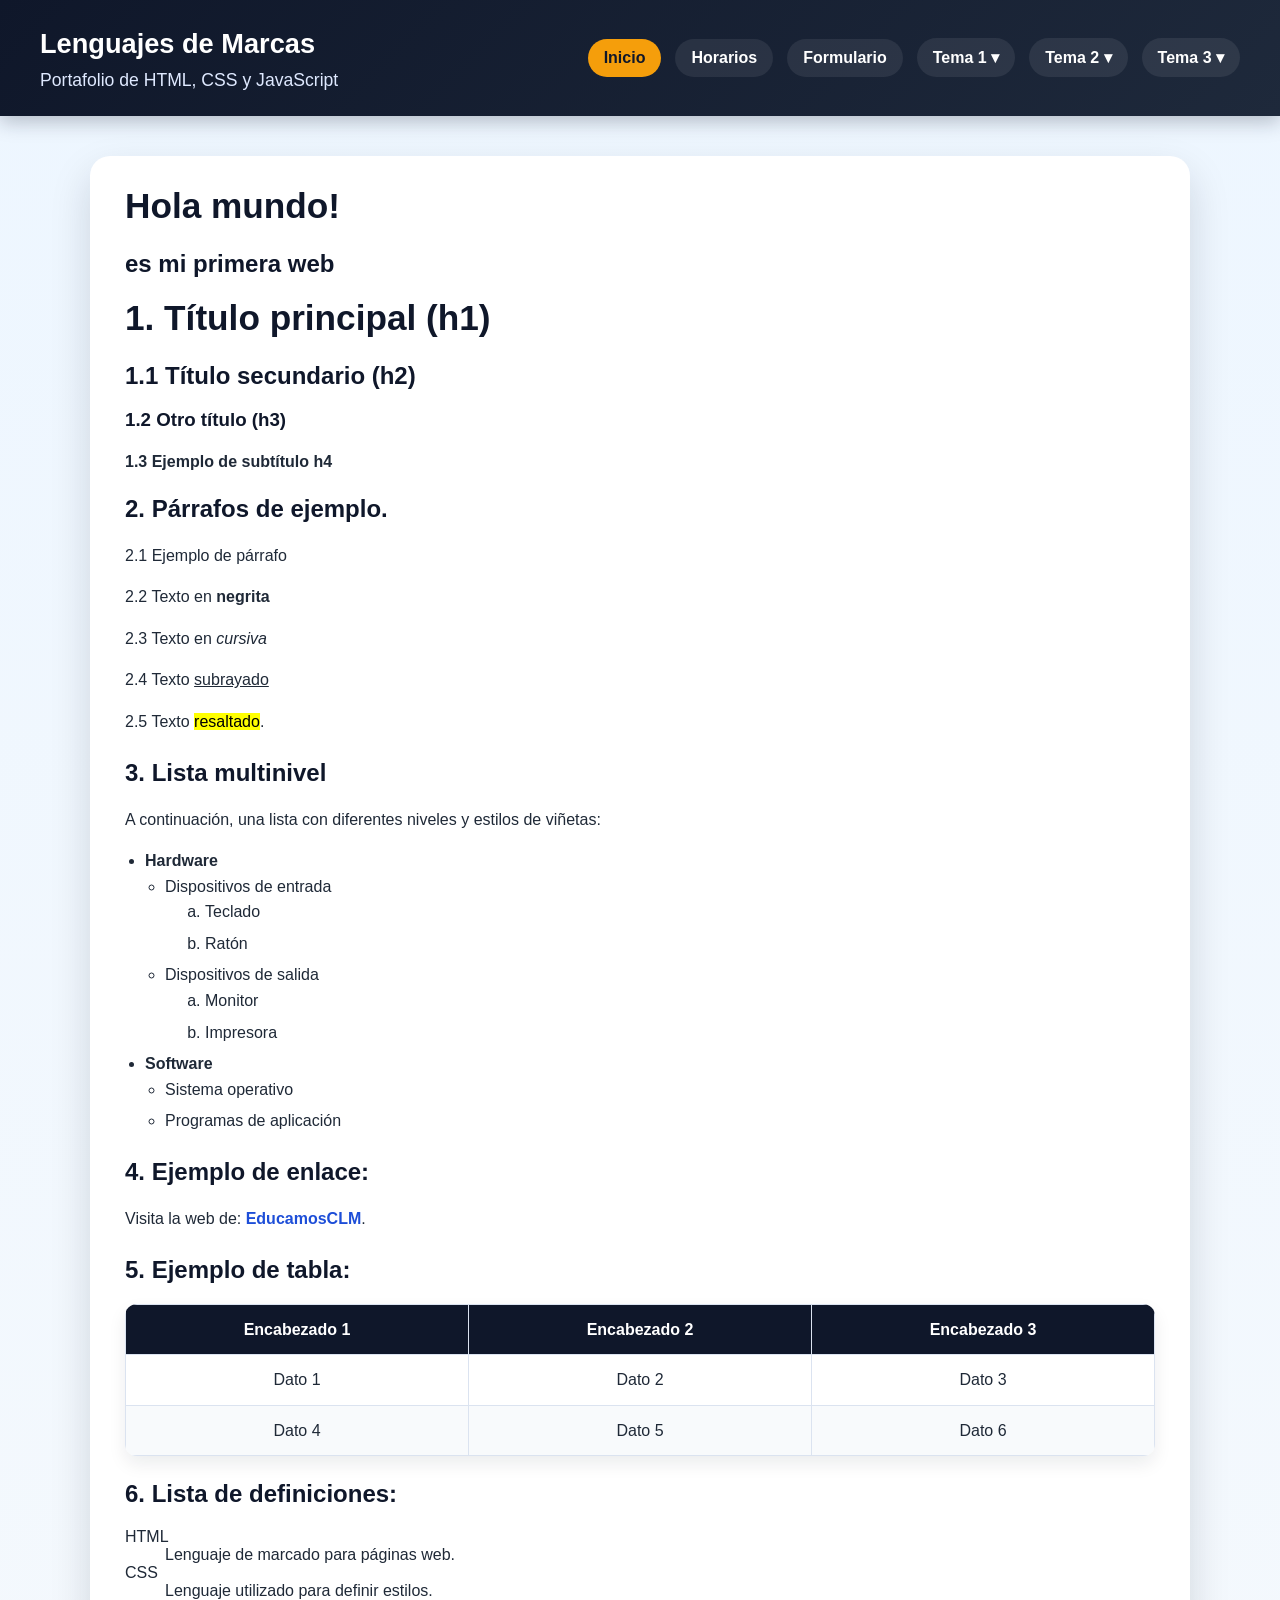
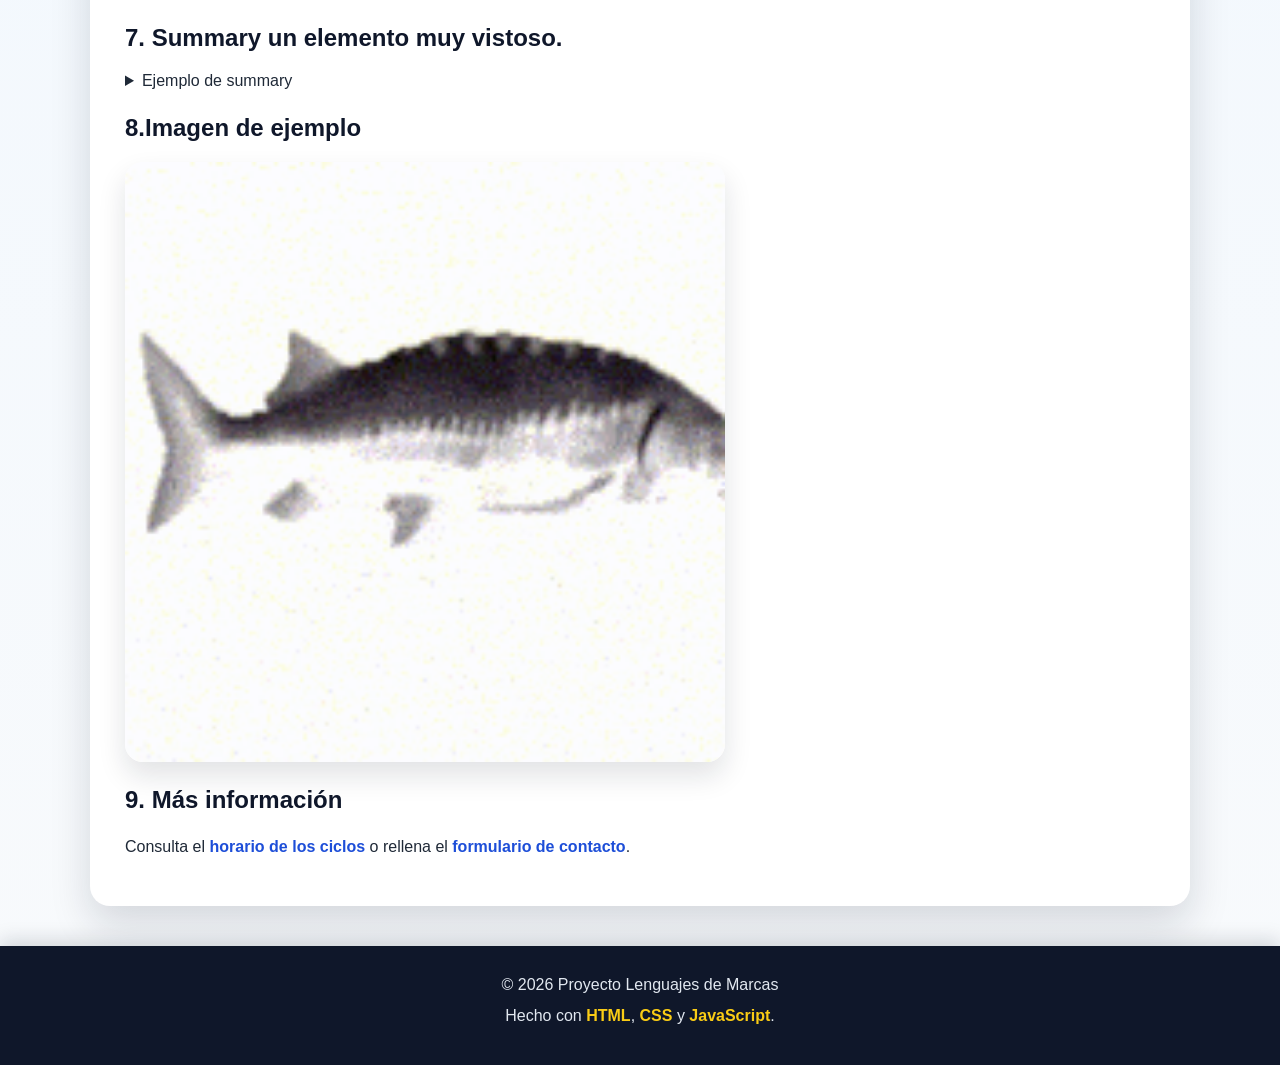
<file: index.html>
<!doctype html>
<html lang="es">
  <head>
    <meta charset="UTF-8" />
    <meta name="viewport" content="width=device-width, initial-scale=1.0" />
    <title>Inicio</title>
    <link rel="stylesheet" href="css/estilos1.css" />
  </head>

  <body>
    <!-- HEADER -->
    <div id="header"></div>

    <!-- CONTENIDO -->
    <main>
      <h1>Hola mundo!</h1>
      <h2>es mi primera web</h2>

      <!-- Títulos -->
      <h1>1. Título principal (h1)</h1>
      <h2>1.1 Título secundario (h2)</h2>
      <h3>1.2 Otro título (h3)</h3>
      <h4>1.3 Ejemplo de subtítulo h4</h4>

      <!-- Texto -->
      <h2>2. Párrafos de ejemplo.</h2>
      <p>2.1 Ejemplo de párrafo</p>
      <p>2.2 Texto en <strong>negrita</strong></p>
      <p>2.3 Texto en <em>cursiva</em></p>
      <p>2.4 Texto <u>subrayado</u></p>
      <p>2.5 Texto <mark>resaltado</mark>.</p>

      <section>
        <h2>3. Lista multinivel</h2>
        <p>
          A continuación, una lista con diferentes niveles y estilos de viñetas:
        </p>

        <ul>
          <li>
            <strong>Hardware</strong>
            <ul>
              <li>
                Dispositivos de entrada
                <ol type="a">
                  <li>Teclado</li>
                  <li>Ratón</li>
                </ol>
              </li>
              <li>
                Dispositivos de salida
                <ol type="a">
                  <li>Monitor</li>
                  <li>Impresora</li>
                </ol>
              </li>
            </ul>
          </li>
          <li>
            <strong>Software</strong>
            <ul>
              <li>Sistema operativo</li>
              <li>Programas de aplicación</li>
            </ul>
          </li>
        </ul>
      </section>

      <h2>4. Ejemplo de enlace:</h2>

      <p>
        Visita la web de:
        <a href="https://educacion.castillalamancha.es/">EducamosCLM</a>.
      </p>

      <h2>5. Ejemplo de tabla:</h2>
      <table>
        <thead>
          <tr>
            <th>Encabezado 1</th>
            <th>Encabezado 2</th>
            <th>Encabezado 3</th>
          </tr>
        </thead>
        <tbody>
          <tr>
            <td>Dato 1</td>
            <td>Dato 2</td>
            <td>Dato 3</td>
          </tr>
          <tr>
            <td>Dato 4</td>
            <td>Dato 5</td>
            <td>Dato 6</td>
          </tr>
        </tbody>
      </table>

      <h2>6. Lista de definiciones:</h2>
      <dl>
        <dt>HTML</dt>
        <dd>Lenguaje de marcado para páginas web.</dd>
        <dt>CSS</dt>
        <dd>Lenguaje utilizado para definir estilos.</dd>
      </dl>

      <h2>7. Summary un elemento muy vistoso.</h2>
      <details>
        <summary>Ejemplo de summary</summary>
        <p>HTML es un lenguaje de marcado utilizado para estructurar páginas web.</p>
      </details>

      <h2>8.Imagen de ejemplo</h2>
      <img src="image/fsh-spin.gif" />

      <h2>9. Más información</h2>
      <p>
        Consulta el <a href="horarios.html">horario de los ciclos</a> o
        rellena el <a href="formulario.html">formulario de contacto</a>.
      </p>
    </main>

    <!-- FOOTER -->
    <div id="footer"></div>

    <!-- SCRIPTS -->
    <script src="js/componentes.js"></script>
  </body>
</html>
</file>
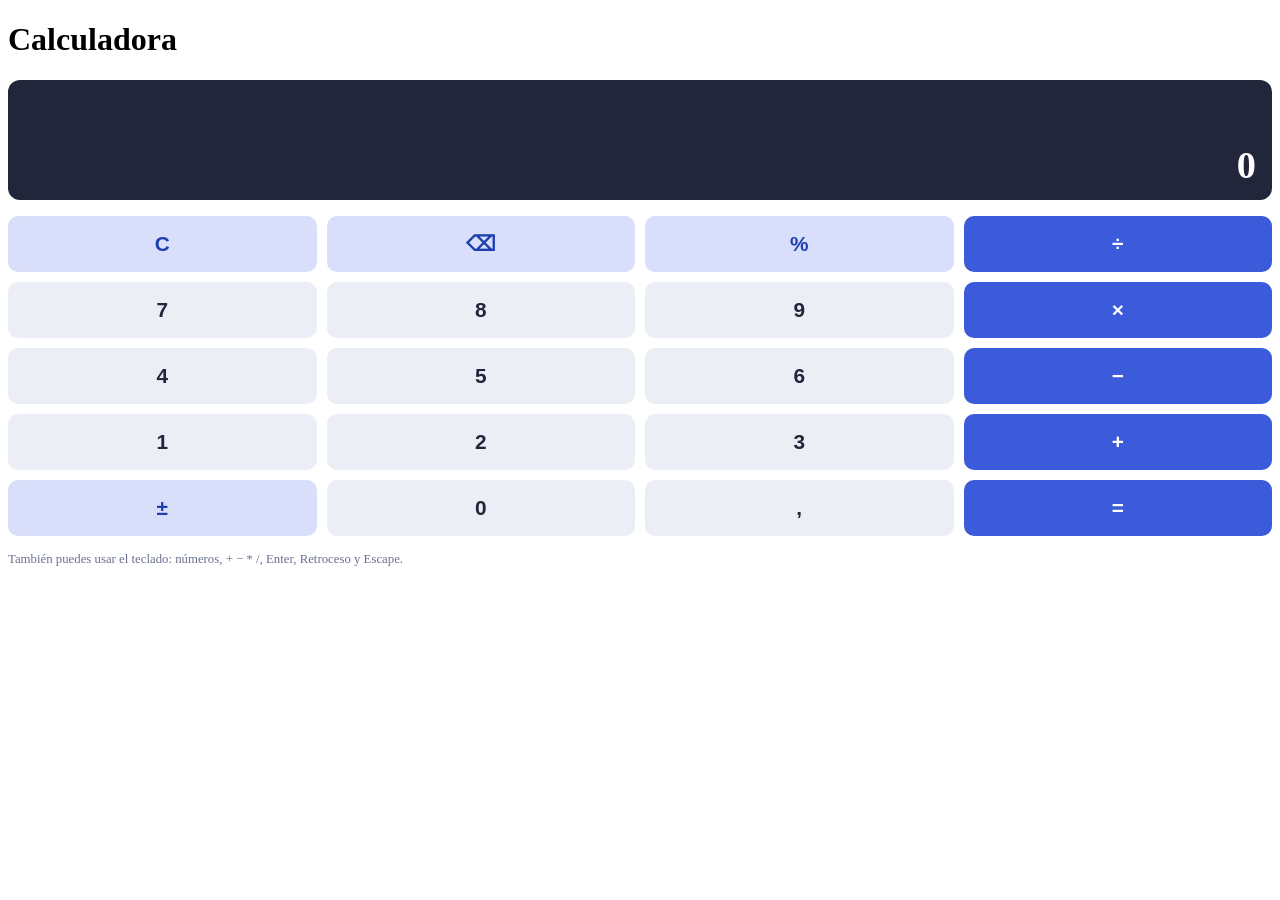
<file: calculadora.html>
<!doctype html>
<html lang="es">
  <head>
    <meta charset="utf-8" />
    <meta name="viewport" content="width=device-width, initial-scale=1" />
    <title>Calculadora</title>
    <link rel="stylesheet" href="css/calculadora.css" />
    <script src="js/caculadora.js" defer></script>
  </head>
  <body>
    <main>
      <h1>Calculadora</h1>

      <div class="calculadora">
        <!-- Pantalla de resultados -->
        <div class="pantalla" aria-live="polite">
          <div id="expresion"></div>
          <div id="resultado">0</div>
        </div>

        <!-- Teclado -->
        <div class="teclado">
          <button type="button" class="accion" onclick="limpiar()">C</button>
          <button type="button" class="accion" onclick="borrar()">⌫</button>
          <button type="button" class="accion" onclick="porcentaje()">%</button>
          <button type="button" class="operador" onclick="pulsarOperador('/')">÷</button>

          <button type="button" onclick="pulsarNumero('7')">7</button>
          <button type="button" onclick="pulsarNumero('8')">8</button>
          <button type="button" onclick="pulsarNumero('9')">9</button>
          <button type="button" class="operador" onclick="pulsarOperador('*')">×</button>

          <button type="button" onclick="pulsarNumero('4')">4</button>
          <button type="button" onclick="pulsarNumero('5')">5</button>
          <button type="button" onclick="pulsarNumero('6')">6</button>
          <button type="button" class="operador" onclick="pulsarOperador('-')">−</button>

          <button type="button" onclick="pulsarNumero('1')">1</button>
          <button type="button" onclick="pulsarNumero('2')">2</button>
          <button type="button" onclick="pulsarNumero('3')">3</button>
          <button type="button" class="operador" onclick="pulsarOperador('+')">+</button>

          <button type="button" class="accion" onclick="cambiarSigno()">±</button>
          <button type="button" onclick="pulsarNumero('0')">0</button>
          <button type="button" onclick="pulsarDecimal()">,</button>
          <button type="button" class="igual" onclick="igual()">=</button>
        </div>
      </div>

      <p class="ayuda">También puedes usar el teclado: números, + − * /, Enter, Retroceso y Escape.</p>
    </main>
  </body>
</html>
</file>
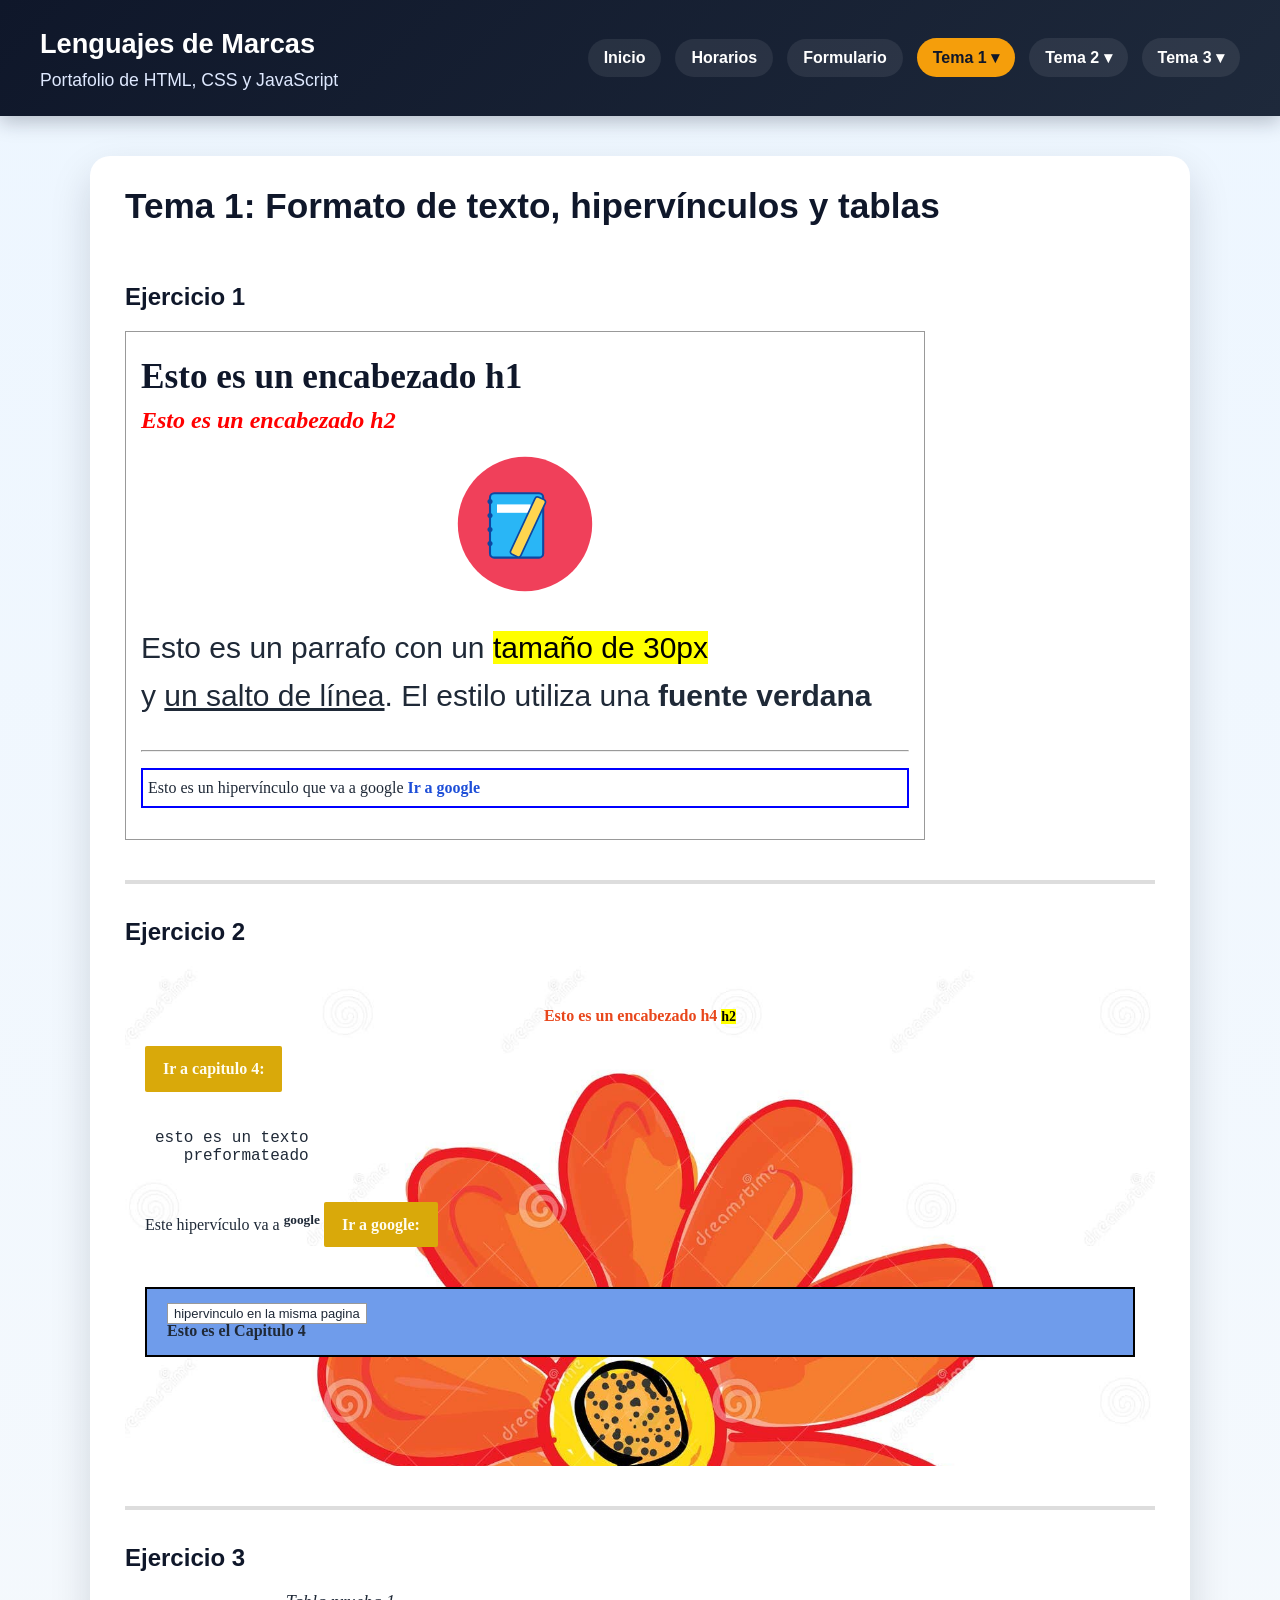
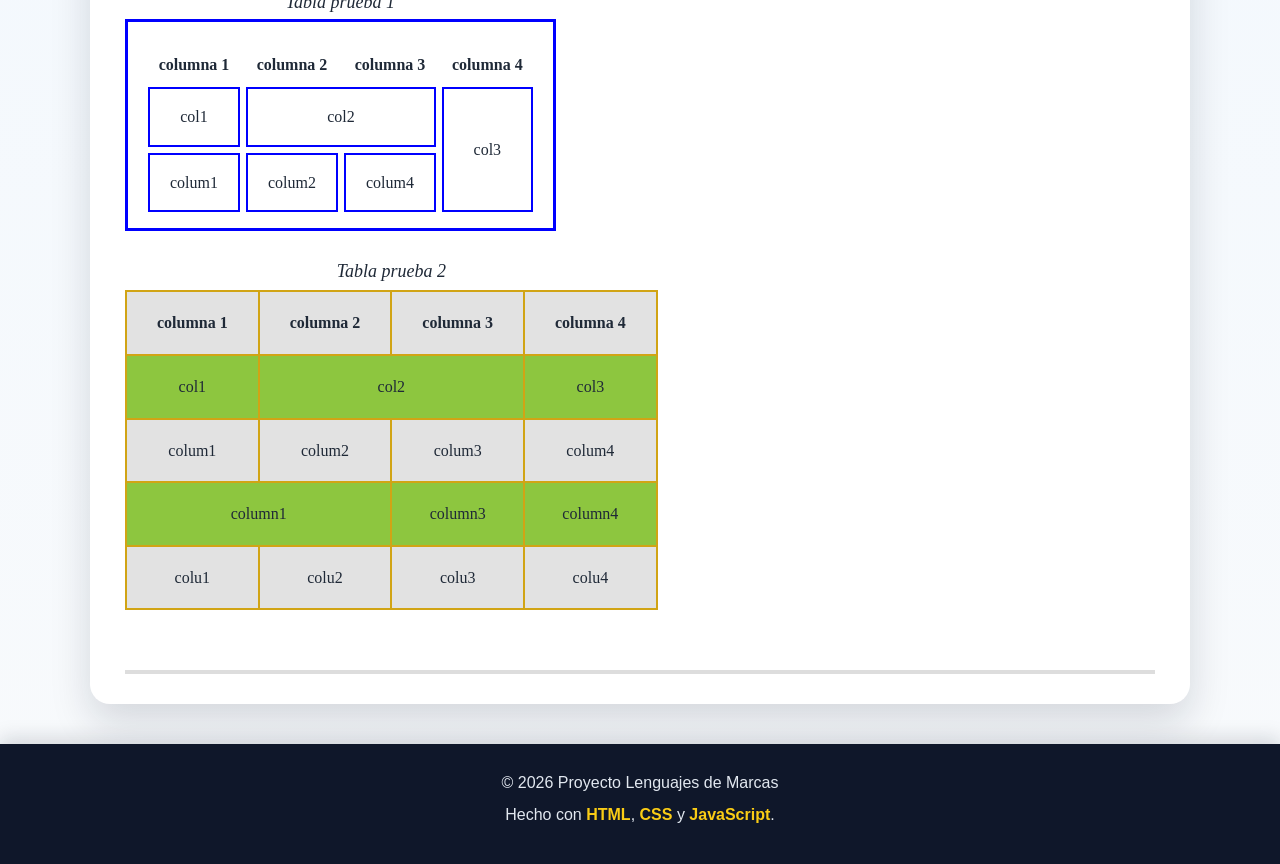
<file: ejercicio1.html>
<!DOCTYPE html>
<html lang="es">
<head>
  <meta charset="UTF-8">
  <meta name="viewport" content="width=device-width, initial-scale=1">
  <title>Tema 1: Formato de texto, hipervínculos y tablas</title>
  <link rel="stylesheet" href="css/estilos1.css">
  <link rel="stylesheet" href="css/ejercicio1.css">
</head>
<body>

  <div id="header"></div>

  <main>
    <h1>Tema 1: Formato de texto, hipervínculos y tablas</h1>

    <!-- ===================== EJERCICIO 1 ===================== -->
    <section class="ejercicio" id="ej1">
      <h2>Ejercicio 1</h2>

      <div class="ejercicio1">
        <h1>Esto es un encabezado h1</h1>
        <h2><em>Esto es un encabezado h2</em></h2>

        <svg class="imagen-central" viewBox="0 0 100 100" xmlns="http://w3.org">
          <circle cx="50" cy="50" r="48" fill="#f0405a"/>
          <rect x="25" y="28" width="38" height="46" rx="3" fill="#29b6f6" stroke="#0d47a1" stroke-width="1.5"/>
          <rect x="30" y="36" width="24" height="6" fill="#ffffff"/>
          <circle cx="25" cy="34" r="1.8" fill="#0d47a1"/>
          <circle cx="25" cy="44" r="1.8" fill="#0d47a1"/>
          <circle cx="25" cy="54" r="1.8" fill="#0d47a1"/>
          <circle cx="25" cy="64" r="1.8" fill="#0d47a1"/>
          <rect x="58" y="30" width="8" height="45" rx="2" fill="#ffd54f" stroke="#0d47a1" stroke-width="1.2" transform="rotate(25 58 30)"/>
        </svg>

        <p class="parrafo-grande">
          Esto es un parrafo con un <mark>tamaño de 30px</mark><br>
          y <u>un salto de línea</u>. El estilo utiliza una <strong>fuente verdana</strong>
        </p>

        <hr>

        <p class="enlace-caja">
          Esto es un hipervínculo que va a google <a href="https://google.com" target="_blank">Ir a google</a>
        </p>
      </div>
    </section>

    <!-- ===================== EJERCICIO 2 ===================== -->
    <section class="ejercicio" id="ej2">
      <h2>Ejercicio 2</h2>

      <div class="ejercicio2">
        <h4>Esto es un encabezado h4 <mark>h2</mark></h4>

        <p><a class="boton" href="#capitulo4">Ir a capitulo 4:</a></p>

        <pre>esto es un texto
   preformateado</pre>

        <p>Este hipervículo va a <sup><strong>google</strong></sup>
          <a class="boton" href="https://google.com" target="_blank">Ir a google:</a>
        </p>

        <div class="capitulo4" id="capitulo4">
          <span>hipervinculo en la misma pagina</span><br>
          <strong>Esto es el Capitulo 4</strong>
        </div>
      </div>
    </section>

    <!-- ===================== EJERCICIO 3 ===================== -->
    <section class="ejercicio" id="ej3">
      <h2>Ejercicio 3</h2>

      <div class="ejercicio3">
        <table class="tabla1">
          <caption>Tabla prueba 1</caption>
          <tr>
            <th>columna 1</th>
            <th>columna 2</th>
            <th>columna 3</th>
            <th>columna 4</th>
          </tr>
          <tr>
            <td>col1</td>
            <td colspan="2">col2</td>
            <td rowspan="2">col3</td>
          </tr>
          <tr>
            <td>colum1</td>
            <td>colum2</td>
            <td>colum4</td>
          </tr>
        </table>

        <table class="tabla2">
          <caption>Tabla prueba 2</caption>
          <tr>
            <th>columna 1</th>
            <th>columna 2</th>
            <th>columna 3</th>
            <th>columna 4</th>
          </tr>
          <tr>
            <td>col1</td>
            <td colspan="2">col2</td>
            <td>col3</td>
          </tr>
          <tr>
            <td>colum1</td>
            <td>colum2</td>
            <td>colum3</td>
            <td>colum4</td>
          </tr>
          <tr>
            <td colspan="2">column1</td>
            <td>column3</td>
            <td>column4</td>
          </tr>
          <tr>
            <td>colu1</td>
            <td>colu2</td>
            <td>colu3</td>
            <td>colu4</td>
          </tr>
        </table>
      </div>
    </section>
  </main>

  <div id="footer"></div>
  <script src="js/componentes.js"></script>
</body>
</html>
</file>
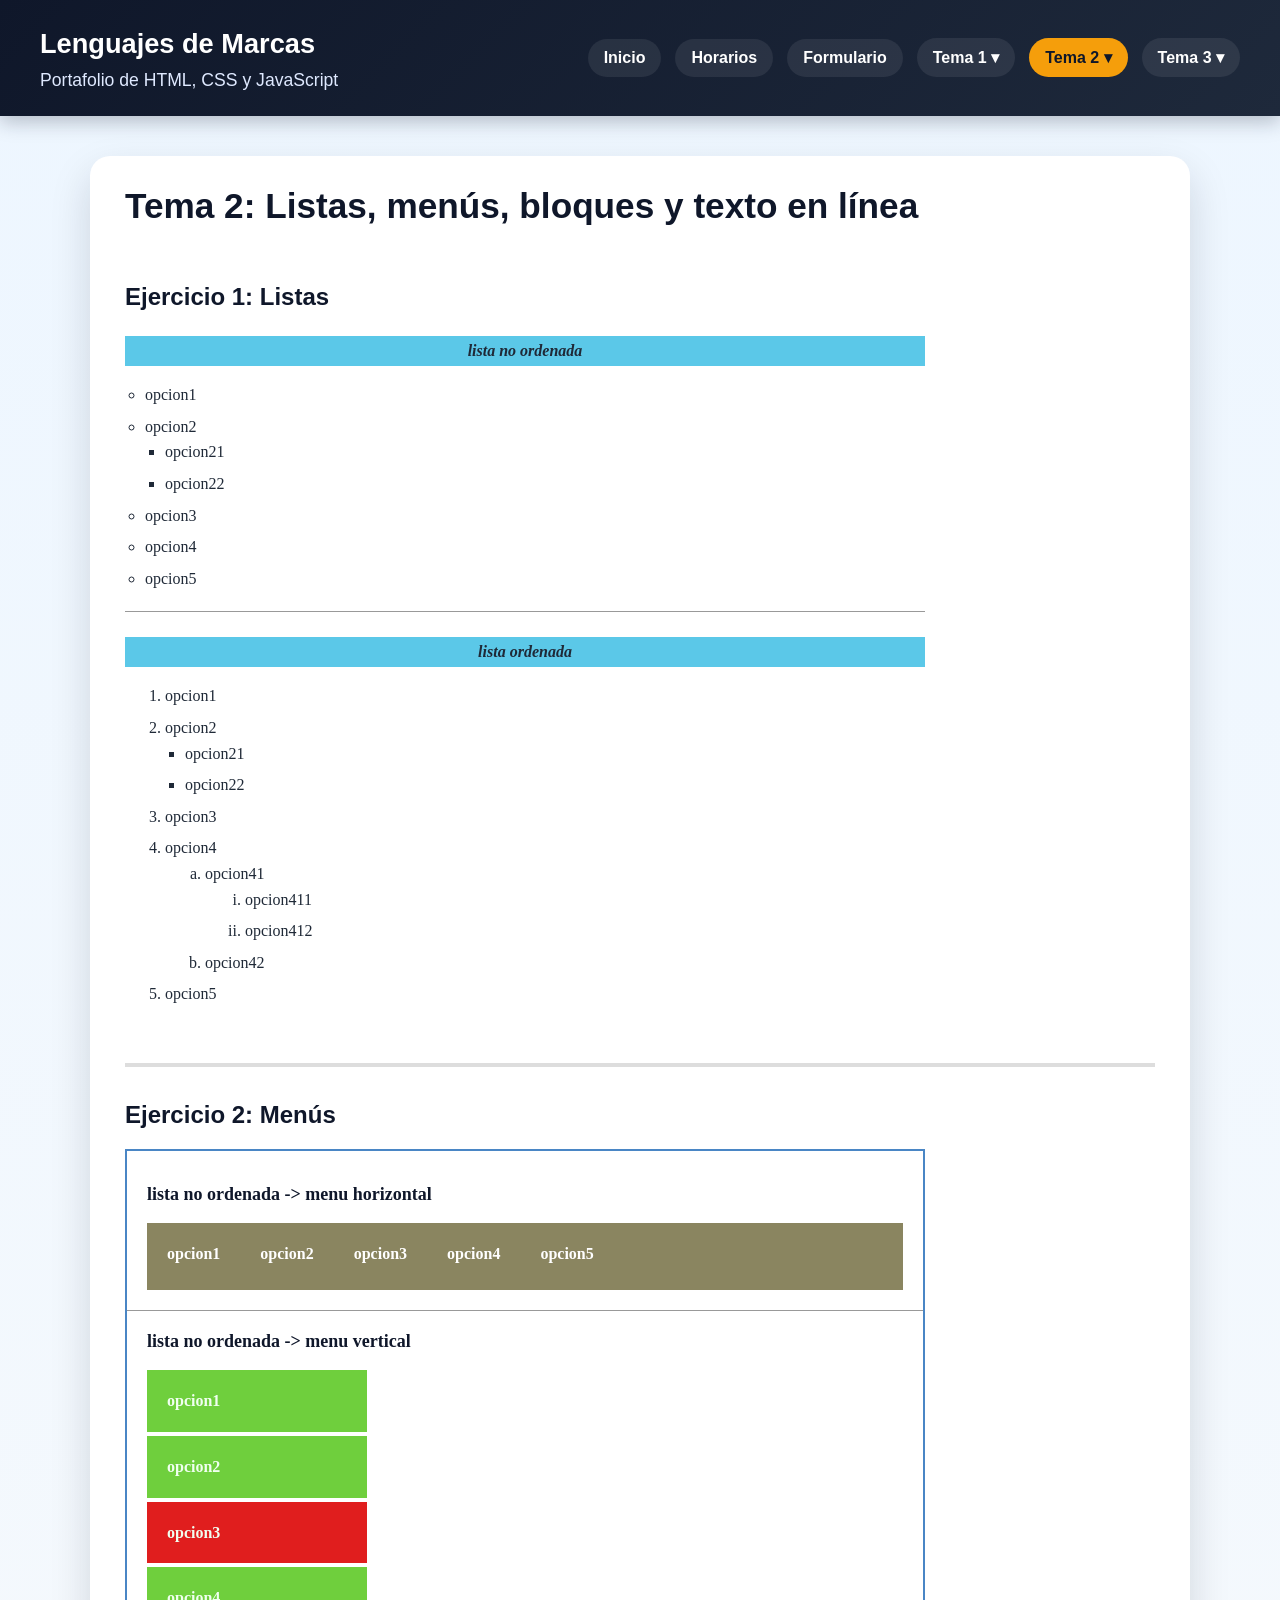
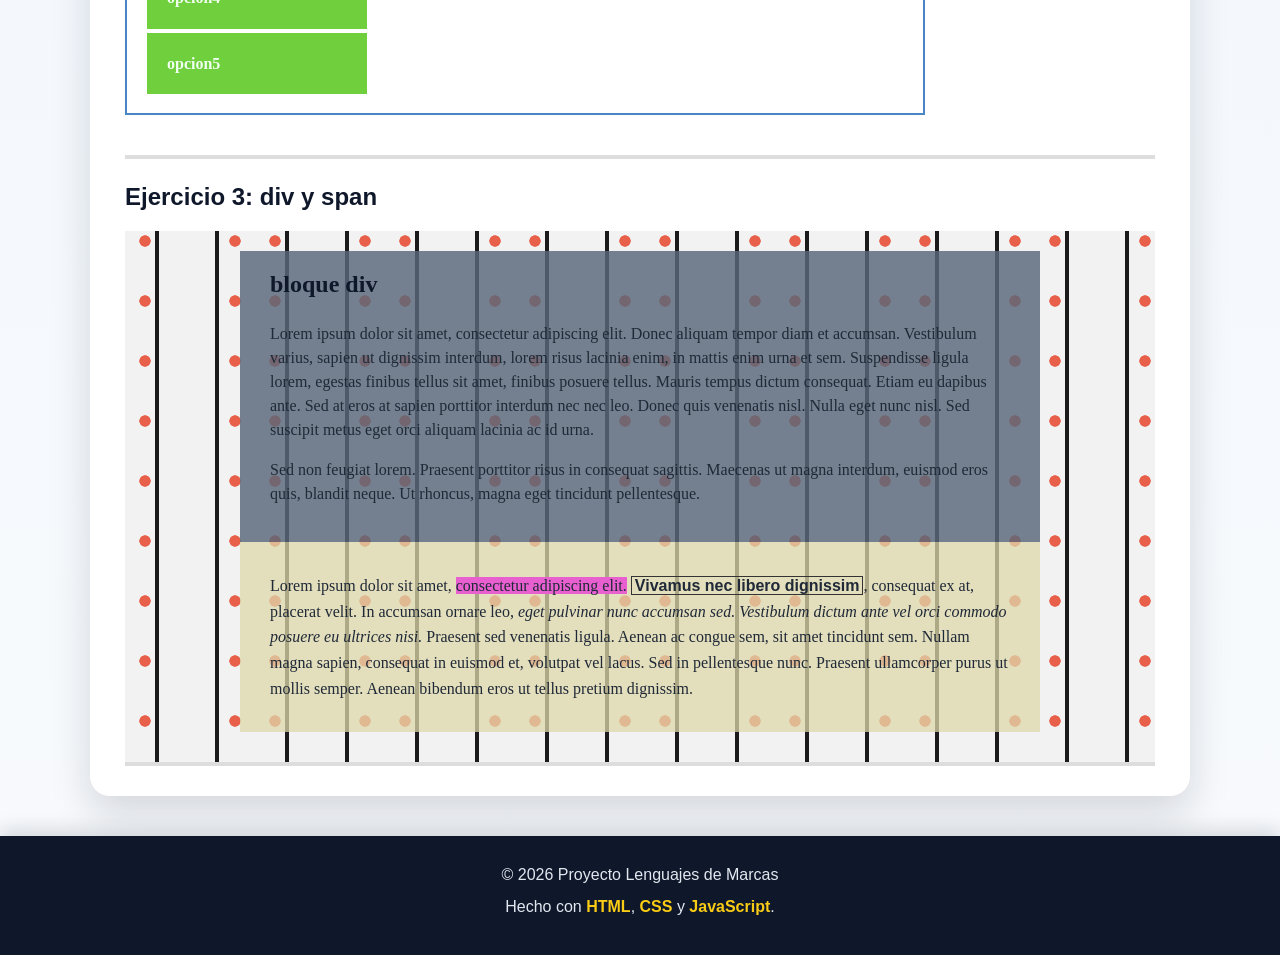
<file: ejercicio2.html>
<!DOCTYPE html>
<html lang="es">
<head>
  <meta charset="UTF-8">
  <meta name="viewport" content="width=device-width, initial-scale=1">
  <title>Tema 2: Listas, menús, bloques y texto en línea</title>
  <link rel="stylesheet" href="css/estilos1.css">
  <link rel="stylesheet" href="css/ejercicio2.css">
</head>
<body>

  <div id="header"></div>

  <main>
    <h1>Tema 2: Listas, menús, bloques y texto en línea</h1>

    <!-- ===================== EJERCICIO 1: LISTAS ===================== -->
    <section class="ejercicio" id="ej1">
      <h2>Ejercicio 1: Listas</h2>

      <div class="listas">
        <div class="titulo-lista">lista no ordenada</div>
        <ul>
          <li>opcion1</li>
          <li>opcion2
            <ul>
              <li>opcion21</li>
              <li>opcion22</li>
            </ul>
          </li>
          <li>opcion3</li>
          <li>opcion4</li>
          <li>opcion5</li>
        </ul>

        <hr>

        <div class="titulo-lista">lista ordenada</div>
        <ol>
          <li>opcion1</li>
          <li>opcion2
            <ul>
              <li>opcion21</li>
              <li>opcion22</li>
            </ul>
          </li>
          <li>opcion3</li>
          <li>opcion4
            <ol type="a">
              <li>opcion41
                <ol type="i">
                  <li>opcion411</li>
                  <li>opcion412</li>
                </ol>
              </li>
              <li>opcion42</li>
            </ol>
          </li>
          <li>opcion5</li>
        </ol>
      </div>
    </section>

    <!-- ===================== EJERCICIO 2: MENUS ===================== -->
    <section class="ejercicio" id="ej2">
      <h2>Ejercicio 2: Menús</h2>

      <div class="menus">
        <div class="contenedor">
          <h3>lista no ordenada -&gt; menu horizontal</h3>

          <ul class="menu-horizontal">
            <li><a href="#ej1">opcion1</a></li>
            <li><a href="#ej2">opcion2</a></li>
            <li><a href="#ej3">opcion3</a></li>
            <li><a href="#ej1">opcion4</a></li>
            <li><a href="#ej2">opcion5</a></li>
          </ul>

          <hr>

          <h3>lista no ordenada -&gt; menu vertical</h3>

          <ul class="menu-vertical">
            <li><a href="#ej1">opcion1</a></li>
            <li><a href="#ej2">opcion2</a></li>
            <li class="activo"><a href="#ej3">opcion3</a></li>
            <li><a href="#ej1">opcion4</a></li>
            <li><a href="#ej2">opcion5</a></li>
          </ul>
        </div>
      </div>
    </section>

    <!-- ===================== EJERCICIO 3: DIV Y SPAN ===================== -->
    <section class="ejercicio ejercicio-ancho" id="ej3">
      <h2>Ejercicio 3: div y span</h2>

      <div class="bloques-contenedor">
        <div class="bloque-div">
          <h3>bloque div</h3>
          <p>Lorem ipsum dolor sit amet, consectetur adipiscing elit. Donec aliquam tempor diam et accumsan. Vestibulum varius, sapien ut dignissim interdum, lorem risus lacinia enim, in mattis enim urna et sem. Suspendisse ligula lorem, egestas finibus tellus sit amet, finibus posuere tellus. Mauris tempus dictum consequat. Etiam eu dapibus ante. Sed at eros at sapien porttitor interdum nec nec leo. Donec quis venenatis nisl. Nulla eget nunc nisl. Sed suscipit metus eget orci aliquam lacinia ac id urna.</p>
          <p>Sed non feugiat lorem. Praesent porttitor risus in consequat sagittis. Maecenas ut magna interdum, euismod eros quis, blandit neque. Ut rhoncus, magna eget tincidunt pellentesque.</p>
        </div>

        <div class="bloque-span">
          <p>
            Lorem ipsum dolor sit amet, <span class="resaltado">consectetur adipiscing elit.</span>
            <span class="negrita">Vivamus nec libero dignissim</span>, consequat ex at, placerat velit. In accumsan ornare leo,
            <span class="cursiva">eget pulvinar nunc accumsan sed. Vestibulum dictum ante vel orci commodo posuere eu ultrices nisi.</span>
            Praesent sed venenatis ligula. Aenean ac congue sem, sit amet tincidunt sem. Nullam magna sapien, consequat in euismod et, volutpat vel lacus. Sed in pellentesque nunc. Praesent ullamcorper purus ut mollis semper. Aenean bibendum eros ut tellus pretium dignissim.
          </p>
        </div>
      </div>
    </section>
  </main>

  <div id="footer"></div>
  <script src="js/componentes.js"></script>
</body>
</html>
</file>
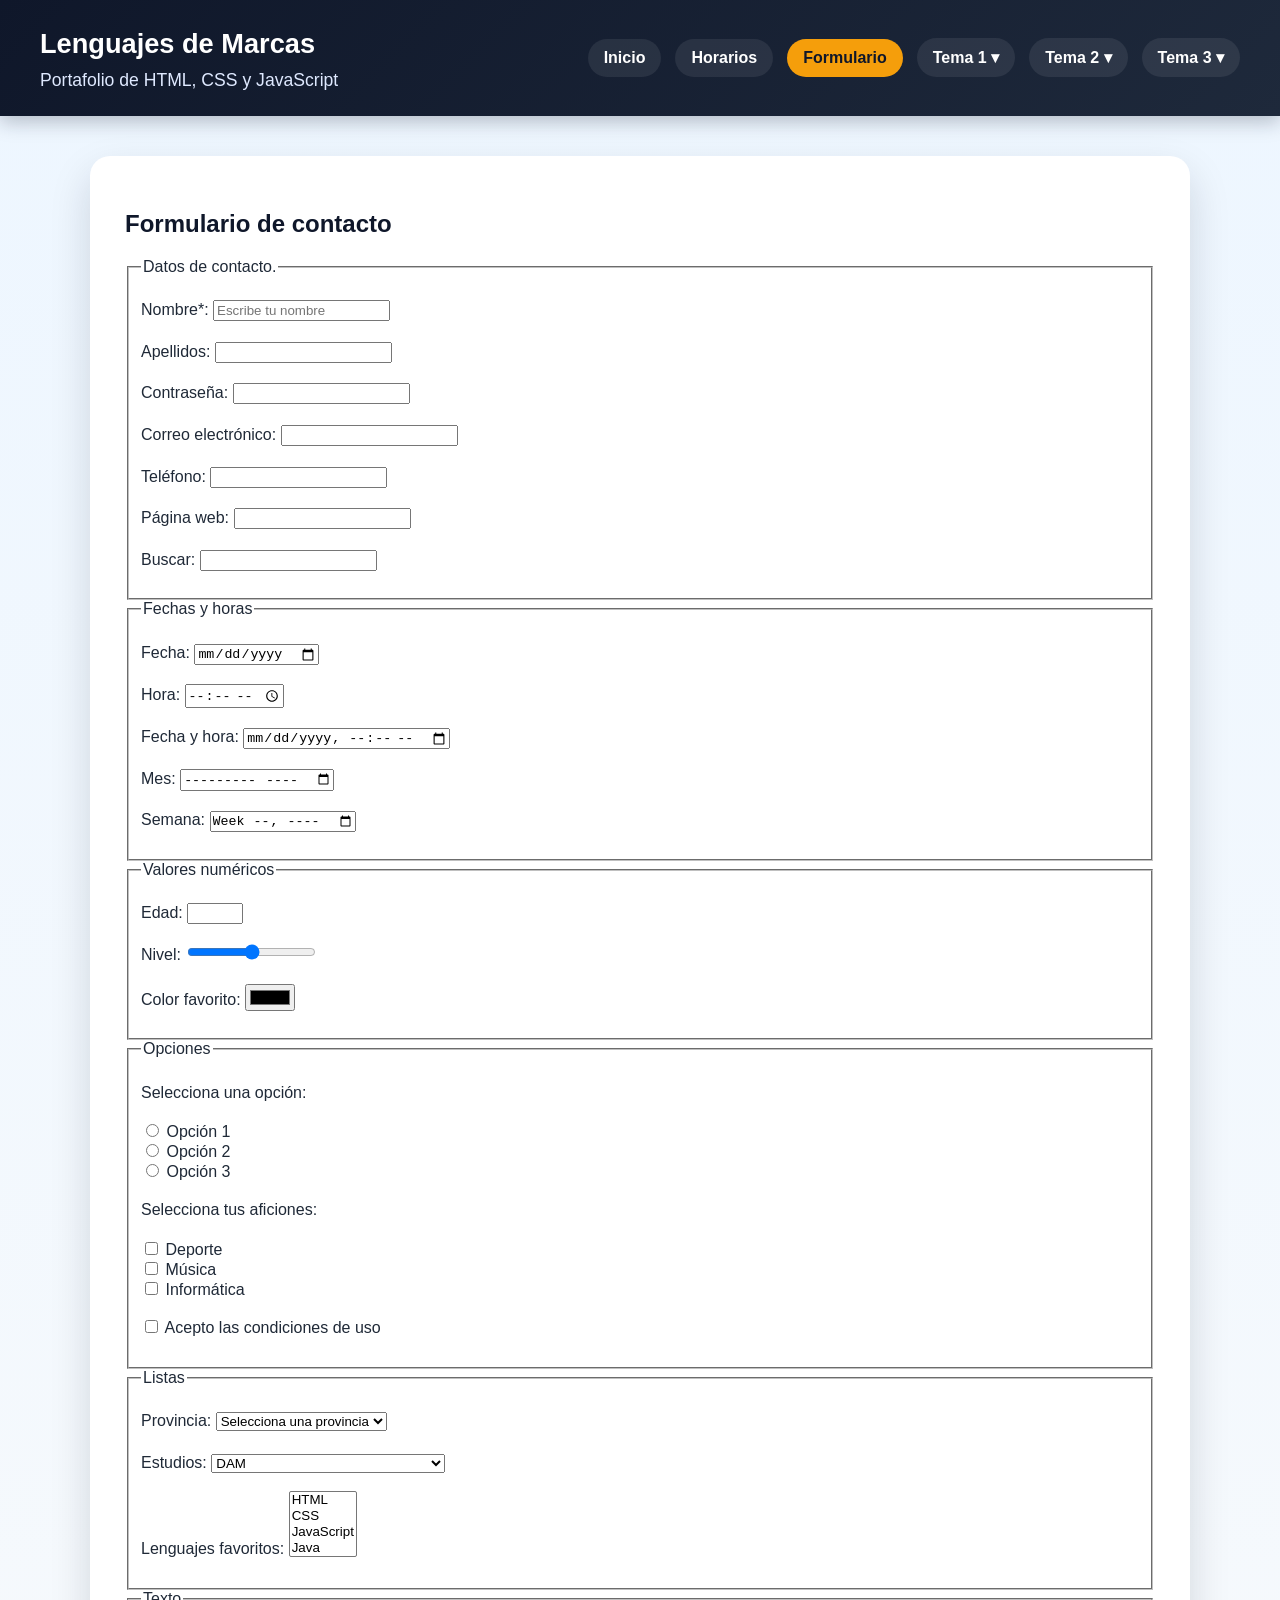
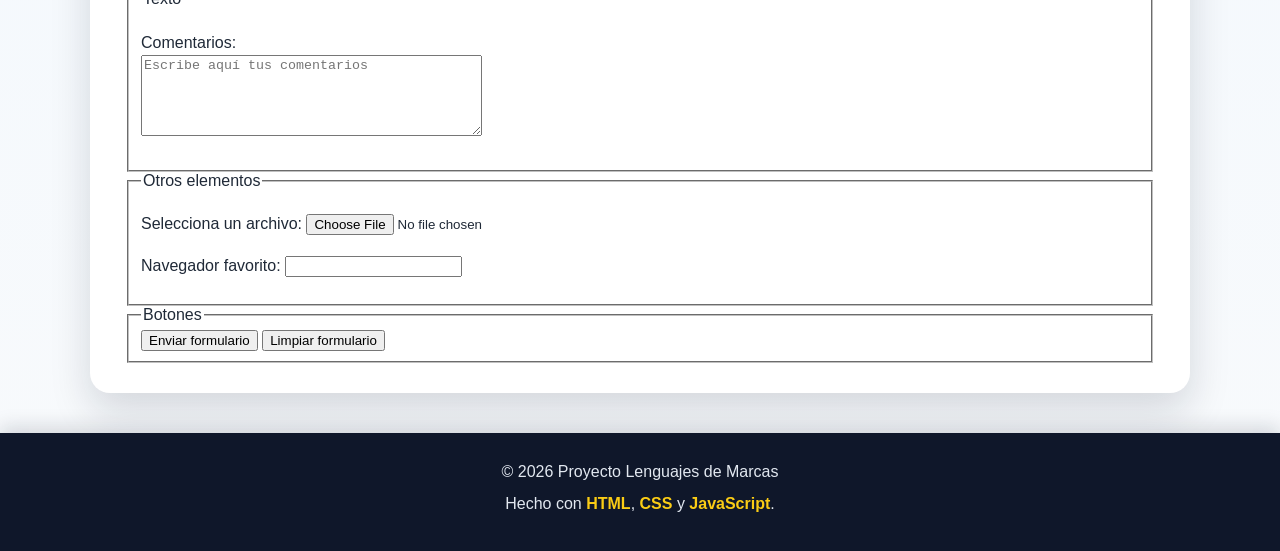
<file: formulario.html>
<!doctype html>
<html lang="es">
  <head>
    <meta charset="UTF-8" />
    <meta name="viewport" content="width=device-width, initial-scale=1.0" />
    <title>Formulario</title>
    <link rel="stylesheet" href="css/estilos1.css" />
  </head>

  <body>
    <!-- HEADER -->
    <div id="header"></div>

    <!-- CONTENIDO -->

    <main>
      <h2>Formulario de contacto</h2>
      <form>
        <fieldset>
          <legend>Datos de contacto.</legend>

          <p>
            <label for="nombre">Nombre*:</label>
            <input
              type="text"
              id="nombre"
              name="nombre"
              placeholder="Escribe tu nombre"
              required
            />
          </p>

          <!-- APELLIDOS (de formularios.html) -->
          <p>
            <label for="apellidos">Apellidos:</label>
            <input type="text" id="apellidos" name="apellidos" />
          </p>

          <!-- PASSWORD -->
          <p>
            <label for="password">Contraseña:</label>
            <input type="password" id="password" name="password" />
          </p>

          <!-- EMAIL -->
          <p>
            <label for="email">Correo electrónico:</label>
            <input type="email" id="email" name="email" />
          </p>

          <!-- TEL -->
          <p>
            <label for="telefono">Teléfono:</label>
            <input type="tel" id="telefono" name="telefono" />
          </p>

          <!-- URL -->
          <p>
            <label for="web">Página web:</label>
            <input type="url" id="web" name="web" />
          </p>

          <!-- SEARCH -->
          <p>
            <label for="buscar">Buscar:</label>
            <input type="search" id="buscar" name="buscar" />
          </p>
        </fieldset>

        <fieldset>
          <legend>Fechas y horas</legend>

          <!-- DATE -->
          <p>
            <label for="fecha">Fecha:</label>
            <input type="date" id="fecha" name="fecha" />
          </p>

          <!-- TIME -->
          <p>
            <label for="hora">Hora:</label>
            <input type="time" id="hora" name="hora" />
          </p>

          <!-- DATETIME-LOCAL -->
          <p>
            <label for="fechaHora">Fecha y hora:</label>
            <input type="datetime-local" id="fechaHora" name="fechaHora" />
          </p>

          <!-- MONTH -->
          <p>
            <label for="mes">Mes:</label>
            <input type="month" id="mes" name="mes" />
          </p>

          <!-- WEEK -->
          <p>
            <label for="semana">Semana:</label>
            <input type="week" id="semana" name="semana" />
          </p>
        </fieldset>

        <fieldset>
          <legend>Valores numéricos</legend>

          <!-- NUMBER -->
          <p>
            <label for="edad">Edad:</label>
            <input
              type="number"
              id="edad"
              name="edad"
              min="0"
              max="120"
              step="1"
            />
          </p>

          <!-- RANGE -->
          <p>
            <label for="valor">Nivel:</label>
            <input type="range" id="valor" name="valor" min="0" max="100" />
          </p>

          <!-- COLOR -->
          <p>
            <label for="color">Color favorito:</label>
            <input type="color" id="color" name="color" />
          </p>
        </fieldset>

        <fieldset>
          <legend>Opciones</legend>

          <!-- RADIO -->
          <p>Selecciona una opción:</p>
          <input type="radio" id="opcion1" name="opcion" value="1" />
          <label for="opcion1">Opción 1</label>

          <br />

          <input type="radio" id="opcion2" name="opcion" value="2" />
          <label for="opcion2">Opción 2</label>

          <br />

          <input type="radio" id="opcion3" name="opcion" value="3" />
          <label for="opcion3">Opción 3</label>

          <!-- CHECKBOX -->
          <p>Selecciona tus aficiones:</p>

          <input
            type="checkbox"
            id="deporte"
            name="aficiones"
            value="deporte"
          />
          <label for="deporte">Deporte</label>
          <br />

          <input type="checkbox" id="musica" name="aficiones" value="musica" />
          <label for="musica">Música</label>
          <br />

          <input
            type="checkbox"
            id="informatica"
            name="aficiones"
            value="informatica"
          />
          <label for="informatica">Informática</label>

          <!-- ACEPTO TOS (de formularios.html) -->
          <p>
            <input type="checkbox" id="tos" name="tos" required />
            <label for="tos">Acepto las condiciones de uso</label>
          </p>
        </fieldset>

        <fieldset>
          <legend>Listas</legend>

          <!-- SELECT -->
          <p>
            <label for="provincia">Provincia:</label>

            <select id="provincia" name="provincia">
              <option value="">Selecciona una provincia</option>
              <option value="cordoba">Córdoba</option>
              <option value="ciudad_real">Ciudad Real</option>
              <option value="toledo">Toledo</option>
              <option value="jaen">Jaén</option>
            </select>
          </p>

          <!-- SELECT CON GRUPOS -->
          <p>
            <label for="estudios">Estudios:</label>

            <select id="estudios" name="estudios">
              <optgroup label="Informática">
                <option value="dam">DAM</option>
                <option value="daw">DAW</option>
                <option value="asir">ASIR</option>
              </optgroup>

              <optgroup label="Electrónica">
                <option value="teleco">Sistemas de Telecomunicaciones</option>
                <option value="electronica">Electrónica</option>
              </optgroup>
            </select>
          </p>

          <!-- SELECT MULTIPLE -->
          <p>
            <label for="lenguajes"> Lenguajes favoritos: </label>

            <select id="lenguajes" name="lenguajes" multiple size="4">
              <option value="html">HTML</option>
              <option value="css">CSS</option>
              <option value="javascript">JavaScript</option>
              <option value="java">Java</option>
            </select>
          </p>
        </fieldset>

        <fieldset>
          <legend>Texto</legend>

          <!-- TEXTAREA -->
          <p>
            <label for="comentarios"> Comentarios: </label>
            <br />
            <textarea
              id="comentarios"
              name="comentarios"
              rows="5"
              cols="40"
              placeholder="Escribe aquí tus comentarios"
            ></textarea>
          </p>
        </fieldset>

        <fieldset>
          <legend>Otros elementos</legend>

          <!-- FILE -->
          <p>
            <label for="archivo"> Selecciona un archivo: </label>
            <input type="file" id="archivo" name="archivo" />
          </p>

          <!-- DATALIST -->
          <p>
            <label for="navegador"> Navegador favorito: </label>
            <input list="navegadores" id="navegador" name="navegador" />
            <datalist id="navegadores">
              <option value="Chrome"></option>
              <option value="Firefox"></option>
              <option value="Edge"></option>
              <option value="Brave"></option>
            </datalist>
          </p>

          <!-- HIDDEN -->
          <input type="hidden" name="id_usuario" value="123" />
        </fieldset>

        <fieldset>
          <legend>Botones</legend>

          <!-- SUBMIT -->
          <input type="submit" value="Enviar formulario" />

          <!-- RESET -->
          <input type="reset" value="Limpiar formulario" />
        </fieldset>
      </form>
    </main>

    <!-- FOOTER -->
    <div id="footer"></div>

    <!-- SCRIPTS -->
    <script src="js/componentes.js"></script>
  </body>
</html>
</file>
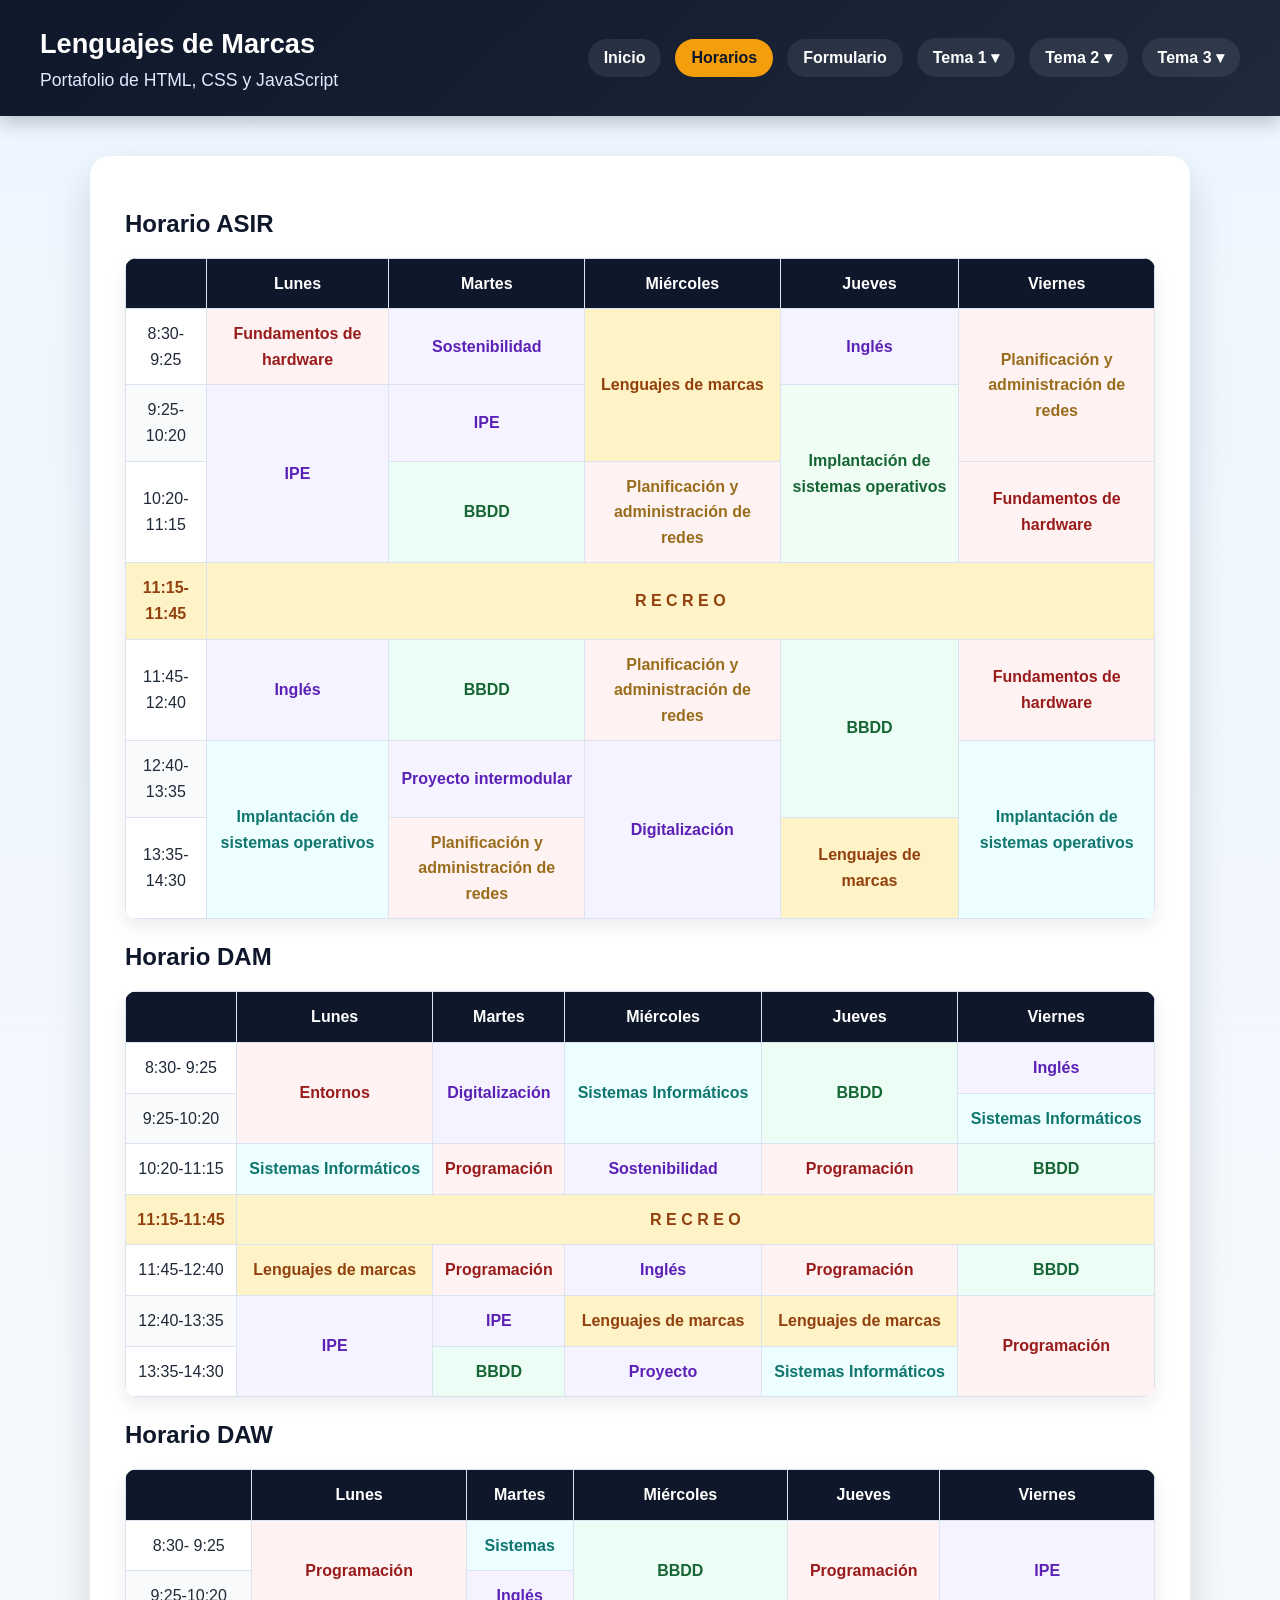
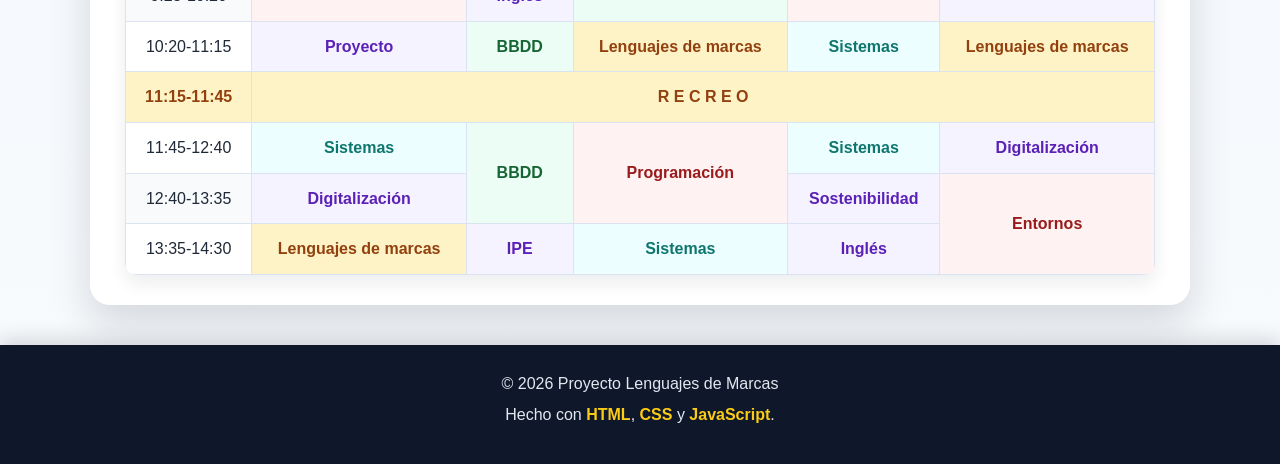
<file: horarios.html>
<!doctype html>
<html lang="es">
  <head>
    <meta charset="UTF-8" />
    <meta name="viewport" content="width=device-width, initial-scale=1.0" />
    <title>Horarios</title>
    <link rel="stylesheet" href="css/estilos1.css" />
  </head>

  <body>
    <!-- HEADER -->
    <div id="header"></div>

    <!-- CONTENIDO -->
    <main>

      <h2>Horario ASIR</h2>
      <table>
        <thead>
          <!-- 1ª fila (Días de la semana) -->
          <tr>
            <td></td>
            <td>Lunes</td>
            <td>Martes</td>
            <td>Miércoles</td>
            <td>Jueves</td>
            <td>Viernes</td>
          </tr>
        </thead>

        <tbody>
          <!-- 2º Fila (1ª hora) -->
          <tr>
            <td>8:30- 9:25</td>
            <td class="fdh">Fundamentos de hardware</td>
            <td class="sost">Sostenibilidad</td>
            <td class="llmm" rowspan="2">Lenguajes de marcas</td>
            <td class="ing">Inglés</td>
            <td class="par" rowspan="2">Planificación y administración de redes</td>
          </tr>

          <!-- 3º Fila (2ª hora) -->
          <tr>
            <td>9:25-10:20</td>
            <td class="ipe" rowspan="2">IPE</td>
            <td class="ipe">IPE</td>
            <!-- Miércoles ya está cubierto por el rowspan de arriba -->
            <td class="iso" rowspan="2">Implantación de sistemas operativos</td>
            <!-- Viernes ya está cubierto por el rowspan de arriba -->
          </tr>

          <!-- 4º Fila (3ª hora) -->
          <tr>
            <td>10:20-11:15</td>
            <!-- ya está cubierto por el rowspan de arriba -->
            <td class="bbdd">BBDD</td>
            <td class="par">Planificación y administración de redes</td>
            <td class="fdh">Fundamentos de hardware</td>
            <!-- ya está cubierto por el rowspan de arriba -->
          </tr>

          <!-- 5º Fila (Recreo) -->
          <tr class="recreo">
            <td>11:15-11:45</td>
            <td colspan="5">R E C R E O</td>
            <!-- el resto de las celdas las completa el colspan anterior -->
          </tr>

          <!-- 6º Fila (4ª hora) -->
          <tr>
            <td>11:45-12:40</td>

            <td class="ing">Inglés</td>
            <td class="bbdd">BBDD</td>
            <td class="par">Planificación y administración de redes</td>
            <td class="bbdd" rowspan="2">BBDD</td>
            <td class="fdh">Fundamentos de hardware</td>
          </tr>

          <!-- 7º Fila (5ª hora) -->
          <tr>
            <td>12:40-13:35</td>

            <td class="sist" rowspan="2">Implantación de sistemas operativos</td>
            <td class="proy">Proyecto intermodular</td>
            <td class="digi" rowspan="2">Digitalización</td>
            <!-- ya está cubierto por el rowspan de arriba -->
            <td class="sist" rowspan="2">Implantación de sistemas operativos</td>
          </tr>

          <!-- 8º Fila (6ª hora) -->
          <tr>
            <td>13:35-14:30</td>

            <!-- ya está cubierto por el rowspan de arriba -->
            <td class="par">Planificación y administración de redes</td>
            <!-- ya está cubierto por el rowspan de arriba -->
            <td class="llmm">Lenguajes de marcas</td>
            <!-- ya está cubierto por el rowspan de arriba -->
          </tr>
        </tbody>
      </table>

<!-- ------------------------------------------------------------------ -->
      <h2>Horario DAM</h2>
      <table>
        <thead>
          <!-- 1ª fila (Días de la semana) -->
          <tr>
            <td></td>
            <td>Lunes</td>
            <td>Martes</td>
            <td>Miércoles</td>
            <td>Jueves</td>
            <td>Viernes</td>
          </tr>
        </thead>

        <tbody>
          <!-- 2º Fila (1ª hora) -->
          <tr>
            <td>8:30- 9:25</td>
            <td class="ent" rowspan="2">Entornos</td>
            <td class="digi" rowspan="2">Digitalización</td>
            <td class="sist" rowspan="2">Sistemas Informáticos</td>
            <td class="bbdd" rowspan="2">BBDD</td>
            <td class="ing">Inglés</td>
          </tr>
          <!-- 3º Fila (2ª hora) -->
          <tr>
            <td>9:25-10:20</td>
            <!-- Lunes ya está cubierto por el rowspan de arriba -->
            <!-- Martes ya está cubierto por el rowspan de arriba -->
            <!-- Miércoles ya está cubierto por el rowspan de arriba -->
            <!-- Jueves ya está cubierto por el rowspan de arriba -->
            <td class="sist">Sistemas Informáticos</td>
          </tr>
          <!-- 4º Fila (3ª hora) -->
          <tr>
            <td>10:20-11:15</td>
            <td class="sist">Sistemas Informáticos</td>
            <td class="prog">Programación</td>
            <td class="sost">Sostenibilidad</td>
            <td class="prog">Programación</td>
            <td class="bbdd">BBDD</td>
          </tr>
          <!-- 5º Fila (Recreo) -->
          <tr class="recreo">
            <td>11:15-11:45</td>
            <td colspan="5">R E C R E O</td>
          </tr>
          <!-- 6º Fila (4ª hora) -->
          <tr>
            <td>11:45-12:40</td>
            <td class="llmm">Lenguajes de marcas</td>
            <td class="prog">Programación</td>
            <td class="ing">Inglés</td>
            <td class="prog">Programación</td>
            <td class="bbdd">BBDD</td>
          </tr>
          <!-- 7º Fila (5ª hora) -->
          <tr>
            <td>12:40-13:35</td>
            <td class="ipe" rowspan="2">IPE</td>
            <td class="ipe">IPE</td>
            <td class="llmm">Lenguajes de marcas</td>
            <td class="llmm">Lenguajes de marcas</td>
            <td class="prog" rowspan="2">Programación</td>
          </tr>
          <!-- 8º Fila (6ª hora) -->
          <tr>
            <td>13:35-14:30</td>
            <!-- Lunes ya está cubierto por el rowspan de arriba -->
            <td class="bbdd">BBDD</td>
            <td class="proy">Proyecto</td>
            <td class="sist">Sistemas Informáticos</td>
            <!-- Viernes ya está cubierto por el rowspan de arriba -->
          </tr>
        </tbody>
      </table>
<!-- ------------------------------------------------------------------ -->
      <h2>Horario DAW</h2>
      <table>
        <thead>
          <!-- 1ª fila (Días de la semana) -->
          <tr>
            <td></td>
            <td>Lunes</td>
            <td>Martes</td>
            <td>Miércoles</td>
            <td>Jueves</td>
            <td>Viernes</td>
          </tr>
        </thead>

        <tbody>
          <!-- 2º Fila (1ª hora) -->
          <tr>
            <td>8:30- 9:25</td>
            <td class="prog" rowspan="2">Programación</td>
            <td class="sist">Sistemas</td>
            <td class="bbdd" rowspan="2">BBDD</td>
            <td class="prog" rowspan="2">Programación</td>
            <td class="ipe" rowspan="2">IPE</td>
          </tr>
          <!-- 3º Fila (2ª hora) -->
          <tr>
            <td>9:25-10:20</td>
            <!-- Lunes ya está cubierto por el rowspan de arriba -->
            <td class="ing">Inglés</td>
            <!-- Miércoles ya está cubierto por el rowspan de arriba -->
            <!-- Jueves ya está cubierto por el rowspan de arriba -->
            <!-- Viernes ya está cubierto por el rowspan de arriba -->
          </tr>
          <!-- 4º Fila (3ª hora) -->
          <tr>
            <td>10:20-11:15</td>
            <td class="proy">Proyecto</td>
            <td class="bbdd">BBDD</td>
            <td class="llmm">Lenguajes de marcas</td>
            <td class="sist">Sistemas</td>
            <td class="llmm">Lenguajes de marcas</td>
          </tr>
          <!-- 5º Fila (Recreo) -->
          <tr class="recreo">
            <td>11:15-11:45</td>
            <td colspan="5">R E C R E O</td>
          </tr>
          <!-- 6º Fila (4ª hora) -->
          <tr>
            <td>11:45-12:40</td>
            <td class="sist">Sistemas</td>
            <td class="bbdd" rowspan="2">BBDD</td>
            <td class="prog" rowspan="2">Programación</td>
            <td class="sist">Sistemas</td>
            <td class="digi">Digitalización</td>
          </tr>
          <!-- 7º Fila (5ª hora) -->
          <tr>
            <td>12:40-13:35</td>
            <td class="digi">Digitalización</td>
            <!-- Martes ya está cubierto por el rowspan de arriba -->
            <!-- Miércoles ya está cubierto por el rowspan de arriba -->
            <td class="sost">Sostenibilidad</td>
            <td class="ent" rowspan="2">Entornos</td>
          </tr>
          <!-- 8º Fila (6ª hora) -->
          <tr>
            <td>13:35-14:30</td>
            <td class="llmm">Lenguajes de marcas</td>
            <td class="ipe">IPE</td>
            <td class="sist">Sistemas</td>
            <td class="ing">Inglés</td>
            <!-- Viernes ya está cubierto por el rowspan de arriba -->
          </tr>
        </tbody>
      </table>
    </main>

    <!-- FOOTER -->
    <div id="footer"></div>

    <!-- SCRIPTS -->
    <script src="js/componentes.js"></script>
  </body>
</html>
</file>
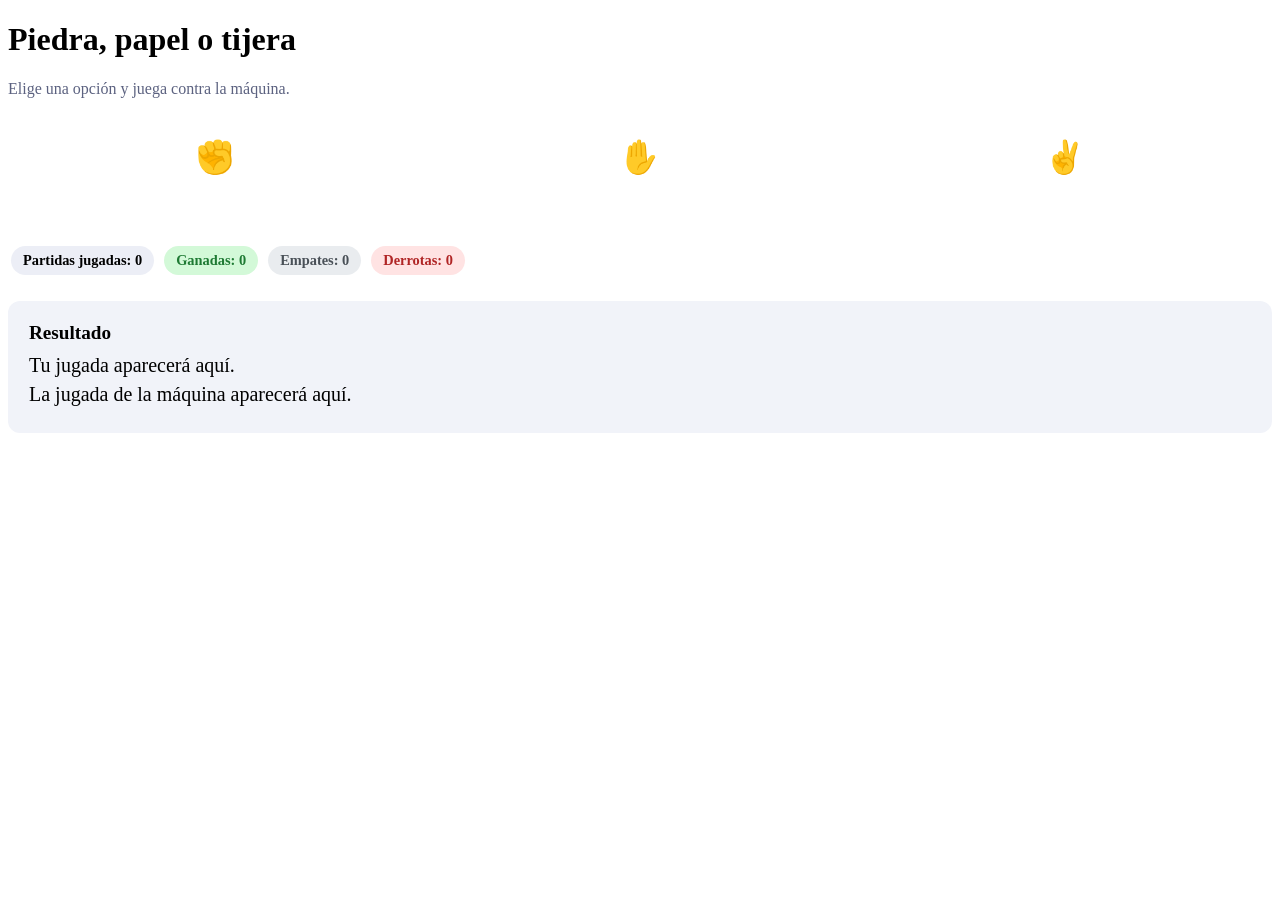
<file: piedrapapeltijera.html>
<!doctype html>
<html lang="es">
  <head>
    <meta charset="utf-8" />
    <meta name="viewport" content="width=device-width, initial-scale=1" />
    <title>Piedra, papel o tijera</title>
    <link rel="stylesheet" href="css/juego.css" />
    <script src="js/juego.js" defer></script>
  </head>
  <body>
    <main>
      <h1>Piedra, papel o tijera</h1>
      <p class="instrucciones">Elige una opción y juega contra la máquina.</p>

      <div class="opciones">
        <button type="button" onclick="juego('piedra')">Piedra</button>
        <button type="button" onclick="juego('papel')">Papel</button>
        <button type="button" onclick="juego('tijera')">Tijera</button>
      </div>

      <p id="marcador">Partidas jugadas: 0</p>
      <p id="ganadas">Ganadas: 0</p>
      <p id="empatadas">Empates: 0</p>
      <p id="perdidas">Derrotas: 0</p>

      <section id="resultado">
        <h2>Resultado</h2>
        <p id="jugada-jugador">Tu jugada aparecerá aquí.</p>
        <p id="jugada-maquina">La jugada de la máquina aparecerá aquí.</p>
        <p id="mensaje"></p>
      </section>
    </main>
  </body>
</html>
</file>
<file: css/estilos1.css>
:root {
  --primary-bg: #0f172a;     /* azul oscuro */
  --primary-soft: #1d4ed8;   /* azul fuerte */
  --accent: #f59e0b;         /* amarillo */
  --bg-page: #eef4ff;        /* fondo suave */
  --card-bg: #ffffff;        /* fondo de tarjetas */
  --text: #1f2937;           /* texto principal */
  --muted: #6b7280;          /* texto secundario */
  --border: #dbe3f0;         /* borde claro */
  --shadow: rgba(15, 23, 42, 0.15);
}

/* Estilos generales */
* {
  box-sizing: border-box;
}

body {
  margin: 0;
  font-family: Arial, sans-serif;
  background: linear-gradient(180deg, #edf6ff 0%, #f8fafc 100%);
  color: var(--text);
}

img {
  max-width: 100%;
  display: block;
}

main {
  max-width: 1100px;
  margin: 40px auto;
  background: var(--card-bg);
  border-radius: 20px;
  padding: 30px 35px;
  box-shadow: 0 18px 40px var(--shadow);
}

h1, h2, h3 {
  color: var(--primary-bg);
}

h1 {
  margin-top: 0;
  font-size: 2.2rem;
}

h2 {
  font-size: 1.5rem;
  margin-top: 1.5rem;
}

p,
li,
td,
th {
  line-height: 1.6;
  color: var(--text);
}

ul {
  padding-left: 20px;
}

li {
  margin-bottom: 6px;
}

a {
  color: var(--primary-soft);
  text-decoration: none;
  font-weight: bold;
}

a:hover {
  text-decoration: underline;
}

/* Encabezado */
header {
  display: flex;
  justify-content: space-between;
  align-items: center;
  gap: 20px;
  padding: 22px 40px;
  background: linear-gradient(135deg, var(--primary-bg), #1e293b);
  color: #fff;
  box-shadow: 0 6px 18px rgba(15, 23, 42, 0.25);
}

.titulo-sitio {
  margin: 0;
  font-size: 1.7rem;
  font-weight: bold;
  color: #fff;
}

.subtitulo-sitio {
  margin: 0;
  font-size: 1.1rem;
  color: #dfe9ff;
}

nav {
  display: flex;
  gap: 14px;
  flex-wrap: wrap;
}

nav a {
  padding: 10px 16px;
  border-radius: 999px;
  background: rgba(255, 255, 255, 0.08);
  color: #fff;
  transition: 0.2s ease;
}

nav a:hover {
  background: rgba(255, 255, 255, 0.18);
  text-decoration: none;
}

/* Imagen */
img {
  width: 100%;
  max-width: 600px;
  border-radius: 18px;
  box-shadow: 0 14px 28px rgba(15, 23, 42, 0.12);
  margin-top: 12px;
}

/* Tabla del horario */
table {
  width: 100%;
  border-collapse: collapse;
  margin-top: 20px;
  overflow: hidden;
  border-radius: 12px;
  box-shadow: 0 8px 18px rgba(15, 23, 42, 0.08);
}

th,
td {
  border: 1px solid var(--border);
  padding: 12px 10px;
  text-align: center;
}

thead td,
thead th {
  background: var(--primary-bg);
  color: #fff;
  font-weight: bold;
}

tbody tr:nth-child(even) {
  background: #f8fafc;
}

/* Colores de asignaturas (CLASES)*/
.fdh {
  background: #fef2f2;
  color: #991b1b;
  font-weight: bold;
}

.llmm {
  background: #fef3c7;
  color: #92400e;
  font-weight: bold;
}

.par {
  background: #fef2f2;
  color: #996d1b;
  font-weight: bold;
}

.iso {
  background: #f0fdf4;
  color: #166534;
  font-weight: bold;
}

.sist {
  background: #ecfeff;
  color: #0f766e;
  font-weight: bold;
}

.bbdd {
  background: #ecfdf5;
  color: #166534;
  font-weight: bold;
}

.ipe,
.ing,
.digi,
.sost,
.proy {
  background: #f5f3ff;
  color: #5b21b6;
  font-weight: bold;
}

.recreo td {
  background: #fef3c7;
  color: #92400e;
  font-weight: bold;
}

.prog {
  background: #fef2f2;
  color: #991b1b;
  font-weight: bold;
}

.ent {
  background: #fef2f2;
  color: #991b1b;
  font-weight: bold;
}

/* Pie de página */
footer {
  padding: 20px 20px 30px;
  background: var(--primary-bg);
  color: #fff;
  text-align: center;
  box-shadow: 0 -6px 18px rgba(15, 23, 42, 0.15);
}

footer p {
  margin: 6px 0;
  color: #e2e8f0;
}

footer a {
  color: #facc15;
}

/* Menú con submenús */
nav {
  align-items: center;
}

.grupo {
  position: relative;
}

.grupo-titulo {
  display: inline-block;
  padding: 10px 16px;
  border-radius: 999px;
  background: rgba(255, 255, 255, 0.08);
  color: #fff;
  font-weight: bold;
  cursor: pointer;
  transition: 0.2s ease;
}

.grupo-titulo:hover,
.grupo:focus-within .grupo-titulo {
  background: rgba(255, 255, 255, 0.18);
}

.submenu {
  display: none;
  position: absolute;
  top: 100%;
  left: 0;
  z-index: 10;
  min-width: 240px;
  padding: 8px;
  background: var(--primary-bg);
  border-radius: 14px;
  box-shadow: 0 12px 28px var(--shadow);
}

.grupo:hover .submenu,
.grupo:focus-within .submenu {
  display: block;
}

.submenu a {
  display: block;
  border-radius: 10px;
  white-space: nowrap;
}

/* Página actual resaltada */
nav a.activo,
.grupo-titulo.activo {
  background: var(--accent);
  color: var(--primary-bg);
}

/* Tarjetas de la página de inicio (Grid) */
.tarjetas {
  display: grid;
  grid-template-columns: repeat(auto-fit, minmax(220px, 1fr));
  gap: 18px;
  margin-top: 20px;
}

.tarjeta {
  display: block;
  padding: 20px;
  border: 1px solid var(--border);
  border-radius: 16px;
  background: var(--bg-page);
  font-weight: normal;
  transition: transform 0.2s ease, box-shadow 0.2s ease;
}

.tarjeta:hover {
  transform: translateY(-4px);
  box-shadow: 0 12px 24px var(--shadow);
  text-decoration: none;
}

.tarjeta h3 {
  margin: 0 0 6px;
}

.tarjeta p {
  margin: 0;
  color: var(--muted);
}

/* Ajuste responsive */
@media (max-width: 700px) {
  header {
    flex-direction: column;
    text-align: center;
    padding: 20px 18px;
  }

  main {
    margin: 20px 12px;
    padding: 22px 18px;
  }

  h1 {
    font-size: 1.8rem;
  }

  table {
    display: block;
    overflow-x: auto;
  }

  .submenu {
    position: static;
    display: block;
    padding: 0 0 0 10px;
    background: transparent;
    box-shadow: none;
  }

  .grupo-titulo {
    background: none;
    padding-bottom: 0;
  }
}
</file>
<file: css/calculadora.css>
:root {
  --color-fondo: #f3f5fa;
  --color-tarjeta: #ffffff;
  --color-texto: #22263a;
  --color-principal: #3b5bdb;
  --color-principal-oscuro: #1e40af;
  --color-tecla: #eceef6;
  --color-tecla-hover: #dde1f0;
  --color-accion: #d9defa;
  --color-pantalla: #22263a;
  --radio: 14px;
}

main.pagina-calculadora {
  max-width: 420px;
  text-align: center;
}

/* Pantalla de resultados */
.pantalla {
  background-color: var(--color-pantalla);
  color: #ffffff;
  border-radius: 12px;
  padding: 12px 16px;
  margin-bottom: 16px;
  text-align: right;
  min-height: 96px;
  display: flex;
  flex-direction: column;
  justify-content: flex-end;
  overflow: hidden;
}

#expresion {
  min-height: 22px;
  font-size: 1rem;
  color: #9aa3c7;
  white-space: nowrap;
  overflow: hidden;
  text-overflow: ellipsis;
}

#resultado {
  font-size: 2.4rem;
  font-weight: 600;
  line-height: 1.2;
  overflow-x: auto;
  white-space: nowrap;
}

.teclado {
  display: grid;
  grid-template-columns: repeat(4, 1fr);
  gap: 10px;
}

.teclado button {
  padding: 16px 0;
  font-size: 1.3rem;
  font-weight: 600;
  color: var(--color-texto);
  background-color: var(--color-tecla);
  border: none;
  border-radius: 10px;
  cursor: pointer;
  transition: transform 0.1s, background-color 0.15s, box-shadow 0.15s;
}

.teclado button:hover {
  background-color: var(--color-tecla-hover);
  transform: translateY(-2px);
}

.teclado button:active {
  transform: translateY(0);
}

.teclado button:focus-visible {
  outline: 3px solid #ffd43b;
  outline-offset: 2px;
}

.teclado .accion {
  background-color: var(--color-accion);
  color: var(--color-principal-oscuro);
}

.teclado .accion:hover {
  background-color: #c6cdf5;
}

.teclado .operador,
.teclado .igual {
  background-color: var(--color-principal);
  color: #ffffff;
}

.teclado .operador:hover,
.teclado .igual:hover {
  background-color: var(--color-principal-oscuro);
  box-shadow: 0 5px 12px rgba(59, 91, 219, 0.35);
}

.ayuda {
  margin: 16px 0 0;
  font-size: 0.8rem;
  color: #6b7191;
}

@media (max-width: 400px) {
  main.pagina-calculadora {
    padding: 20px 14px 16px;
  }
  #resultado {
    font-size: 2rem;
  }
}
</file>
<file: css/ejercicio1.css>
section.ejercicio {
    padding: 10px 0 40px 0;
    border-bottom: 4px solid #ddd;
}

/* ===================== EJERCICIO 1 ===================== */
.ejercicio1 {
    border: 1px solid #999999;
    padding: 15px;
    max-width: 800px;
    font-family: "Times New Roman", Times, serif;
}

.ejercicio1 h1,
.ejercicio1 h2 {
    margin: 10px 0;
}

.ejercicio1 h2 {
    color: red;
}

.ejercicio1 .imagen-central {
    display: block;
    margin: 20px auto;
    width: 140px;
}

.ejercicio1 p.parrafo-grande {
    font-family: Verdana, Geneva, sans-serif;
    font-size: 30px;
}

.ejercicio1 .enlace-caja {
    border: 2px solid blue;
    padding: 5px;
    font-family: "Times New Roman", Times, serif;
    font-size: 16px;
}

/* ===================== EJERCICIO 2 ===================== */
.ejercicio2 {
    background-image: url('../image/flor-ejemplo-del-vector-44304295.jpg');
    background-size: cover;
    background-repeat: no-repeat;
    font-family: "Times New Roman", Times, serif;
    margin: 0;
    padding: 20px;
    min-height: 500px;
}

.ejercicio2 h4 {
    text-align: center;
    color: #e8471c;
}

.ejercicio2 h4 mark {
    font-size: 14px;
}

.ejercicio2 .boton {
    display: inline-block;
    background-color: #d9a90a;
    color: #fffdf0;
    font-weight: bold;
    padding: 10px 18px;
    text-decoration: none;
    border-radius: 2px;
}

.ejercicio2 pre {
    background-color: rgba(255,255,255,0.5);
    display: inline-block;
    padding: 5px 10px;
    font-family: "Courier New", monospace;
}

.ejercicio2 .capitulo4 {
    background-color: #6f9ceb;
    border: 2px solid black;
    padding: 15px 20px;
    margin-top: 40px;
}

.ejercicio2 .capitulo4 span {
    background-color: white;
    font-family: Arial, sans-serif;
    font-size: 13px;
    padding: 2px 6px;
    border: 1px solid #999;
}

/* ===================== EJERCICIO 3 ===================== */
.ejercicio3 {
    font-family: "Times New Roman", Times, serif;
}

.ejercicio3 table {
    width: auto;
    border-radius: 0;
    box-shadow: none;
}

.ejercicio3 table.tabla1 {
    border: 3px solid blue;
    border-collapse: separate;
    border-spacing: 6px;
    margin-bottom: 30px;
    padding: 20px 14px 10px;
}

.ejercicio3 table.tabla1 caption {
    font-style: italic;
    font-size: 18px;
    margin-bottom: 6px;
}

.ejercicio3 table.tabla1 tr {
    background: transparent;
}

.ejercicio3 table.tabla1 th {
    border: none;
    text-align: center;
    padding: 4px 10px;
}

.ejercicio3 table.tabla1 td {
    border: 2px solid blue;
    padding: 15px 20px;
    text-align: center;
}

.ejercicio3 table.tabla2 {
    border-collapse: collapse;
    margin-bottom: 20px;
}

.ejercicio3 table.tabla2 caption {
    font-style: italic;
    font-size: 18px;
    margin-bottom: 8px;
    caption-side: top;
}

.ejercicio3 table.tabla2 th,
.ejercicio3 table.tabla2 td {
    border: 2px solid #d1a415;
    padding: 18px 30px;
    text-align: center;
}

.ejercicio3 table.tabla2 th {
    background-color: #e2e2e2;
}

.ejercicio3 table.tabla2 tr:nth-child(2) td,
.ejercicio3 table.tabla2 tr:nth-child(4) td {
    background-color: #8dc63f;
}

.ejercicio3 table.tabla2 tr:nth-child(3) td,
.ejercicio3 table.tabla2 tr:nth-child(5) td {
    background-color: #e2e2e2;
}
</file>
<file: css/ejercicio2.css>
/* Estilos generales de la página */
section.ejercicio {
    padding: 10px 0 40px 0;
    border-bottom: 4px solid #ddd;
}

section.ejercicio-ancho {
    padding: 0;
}

/* ===================== EJERCICIO 1: LISTAS ===================== */
.listas {
    font-family: "Times New Roman", Times, serif;
    max-width: 800px;
}

.listas .titulo-lista {
    background-color: #5bc8e8;
    text-align: center;
    font-weight: bold;
    font-style: italic;
    padding: 6px 0;
    margin-top: 25px;
}

.listas hr {
    border: none;
    border-top: 1px solid #999;
    margin: 20px 0;
}

.listas ul {
    list-style-type: circle;
}

.listas ul ul,
.listas ol ul {
    list-style-type: square;
}

/* ===================== EJERCICIO 2: MENUS ===================== */
.menus {
    font-family: "Times New Roman", Times, serif;
}

.menus .contenedor {
    border: 2px solid #4a86c5;
    max-width: 800px;
    padding: 15px 20px;
}

.menus .contenedor h3 {
    font-size: 18px;
}

.menus .contenedor hr {
    border: none;
    border-top: 1px solid #999;
    margin: 20px -20px;
}

.menus ul.menu-horizontal {
    list-style: none;
    margin: 0;
    padding: 0;
    background-color: #8a8560;
    display: flex;
}

.menus ul.menu-horizontal li a {
    display: block;
    color: white;
    text-decoration: none;
    padding: 18px 20px;
}

.menus ul.menu-vertical {
    list-style: none;
    margin: 0;
    padding: 0;
    width: 220px;
}

.menus ul.menu-vertical li {
    margin-bottom: 4px;
}

.menus ul.menu-vertical li a {
    display: block;
    background-color: #6fcf3d;
    color: #f0fff0;
    text-decoration: none;
    padding: 18px 20px;
}

.menus ul.menu-vertical li.activo a {
    background-color: #e01e1e;
}

/* ===================== EJERCICIO 3: DIV Y SPAN ===================== */
.bloques-contenedor {
    font-family: "Times New Roman", Times, serif;
    padding: 20px 15px 30px 15px;
    background-color: #f2f2f2;
    background-image:
        radial-gradient(circle 6px at 20px 10px, #e8604a 90%, transparent 100%),
        radial-gradient(circle 6px at 110px 10px, #e8604a 90%, transparent 100%),
        repeating-linear-gradient(
            90deg,
            transparent 0px,
            transparent 30px,
            #1a1a1a 30px,
            #1a1a1a 34px,
            transparent 34px,
            transparent 60px
        );
    background-size: 130px 60px, 130px 60px, 130px 60px;
    background-repeat: repeat;
}

.bloque-div {
    background-color: rgba(90, 104, 122, 0.82);
    color: white;
    max-width: 800px;
    padding: 20px 30px;
    margin: 0 auto;
}

.bloque-div h3 {
    margin-top: 0;
    font-size: 24px;
}

.bloque-div p {
    line-height: 1.5;
}

.bloque-span {
    background-color: rgba(222, 215, 170, 0.75);
    max-width: 800px;
    padding: 15px 30px;
    margin: 0 auto;
    line-height: 1.6;
}

.resaltado {
    background-color: #e85fd0;
}

.negrita {
    font-weight: bold;
    font-family: Arial, Helvetica, sans-serif;
    border: 1px solid #333;
    padding: 0 3px;
}

.cursiva {
    font-style: italic;
}
</file>
<file: css/juego.css>
:root {
  --color-fondo: #f3f5fa;
  --color-tarjeta: #ffffff;
  --color-texto: #22263a;
  --color-principal: var(--primary-soft);
  --color-principal-oscuro: #1e40af;
  --color-victoria: #2f9e44;
  --color-derrota: #e03131;
  --color-empate: #868e96;
  --radio: 14px;
}

main.pagina-juego {
  max-width: 600px;
  text-align: center;
}

.instrucciones {
  margin: 0 0 24px;
  color: #5c6280;
}

/* Botones de elección */
.opciones {
  display: flex;
  justify-content: center;
  gap: 12px;
  flex-wrap: wrap;
  margin-bottom: 26px;
}

.opciones button {
  flex: 1 1 120px;
  padding: 16px 10px;
  font-size: 1.05rem;
  font-weight: 600;
  color: #fff;
  background-color: var(--color-principal);
  border: none;
  border-radius: 10px;
  cursor: pointer;
  transition: transform 0.15s, background-color 0.15s, box-shadow 0.15s;
}

.opciones button::before {
  display: block;
  font-size: 2rem;
  margin-bottom: 4px;
}

.opciones button:nth-child(1)::before { content: "✊"; }
.opciones button:nth-child(2)::before { content: "✋"; }
.opciones button:nth-child(3)::before { content: "✌️"; }

.opciones button:hover {
  background-color: var(--color-principal-oscuro);
  transform: translateY(-3px);
  box-shadow: 0 6px 14px rgba(59, 91, 219, 0.35);
}

.opciones button:active {
  transform: translateY(0);
}

.opciones button:focus-visible {
  outline: 3px solid #ffd43b;
  outline-offset: 2px;
}

/* Marcador */
#marcador,
#ganadas,
#empatadas,
#perdidas {
  display: inline-block;
  margin: 4px 3px;
  padding: 6px 12px;
  border-radius: 20px;
  font-size: 0.9rem;
  font-weight: 600;
  background-color: #eceef6;
}

#ganadas   { background-color: #d3f9d8; color: #1e7a33; }
#empatadas { background-color: #e9ecef; color: #495057; }
#perdidas  { background-color: #ffe3e3; color: #b02525; }

/* Resultado de la ronda */
#resultado {
  margin-top: 22px;
  padding: 18px;
  border-radius: 12px;
  background-color: #f1f3f9;
  border: 3px solid transparent;
}

#resultado h2 {
  margin: 0 0 10px;
  font-size: 1.2rem;
}

#resultado p {
  margin: 6px 0;
}

#jugada-jugador,
#jugada-maquina {
  font-size: 1.25rem;
}

#mensaje {
  margin-top: 12px;
  font-size: 1.15rem;
  font-weight: 700;
}

#resultado.victoria {
  background-color: #ebfbee;
  border-color: var(--color-victoria);
  animation: aparecer 0.4s ease;
}
#resultado.victoria #mensaje { color: var(--color-victoria); }

#resultado.derrota {
  background-color: #fff5f5;
  border-color: var(--color-derrota);
  animation: sacudir 0.4s ease;
}
#resultado.derrota #mensaje { color: var(--color-derrota); }

#resultado.empate {
  background-color: #f1f3f5;
  border-color: var(--color-empate);
  animation: aparecer 0.4s ease;
}
#resultado.empate #mensaje { color: #495057; }

@keyframes aparecer {
  from { opacity: 0.3; transform: scale(0.96); }
  to   { opacity: 1;   transform: scale(1); }
}

@keyframes sacudir {
  0%, 100% { transform: translateX(0); }
  25%      { transform: translateX(-8px); }
  75%      { transform: translateX(8px); }
}

@media (max-width: 480px) {
  main.pagina-juego {
    padding: 20px 15px;
  }
}
</file>
